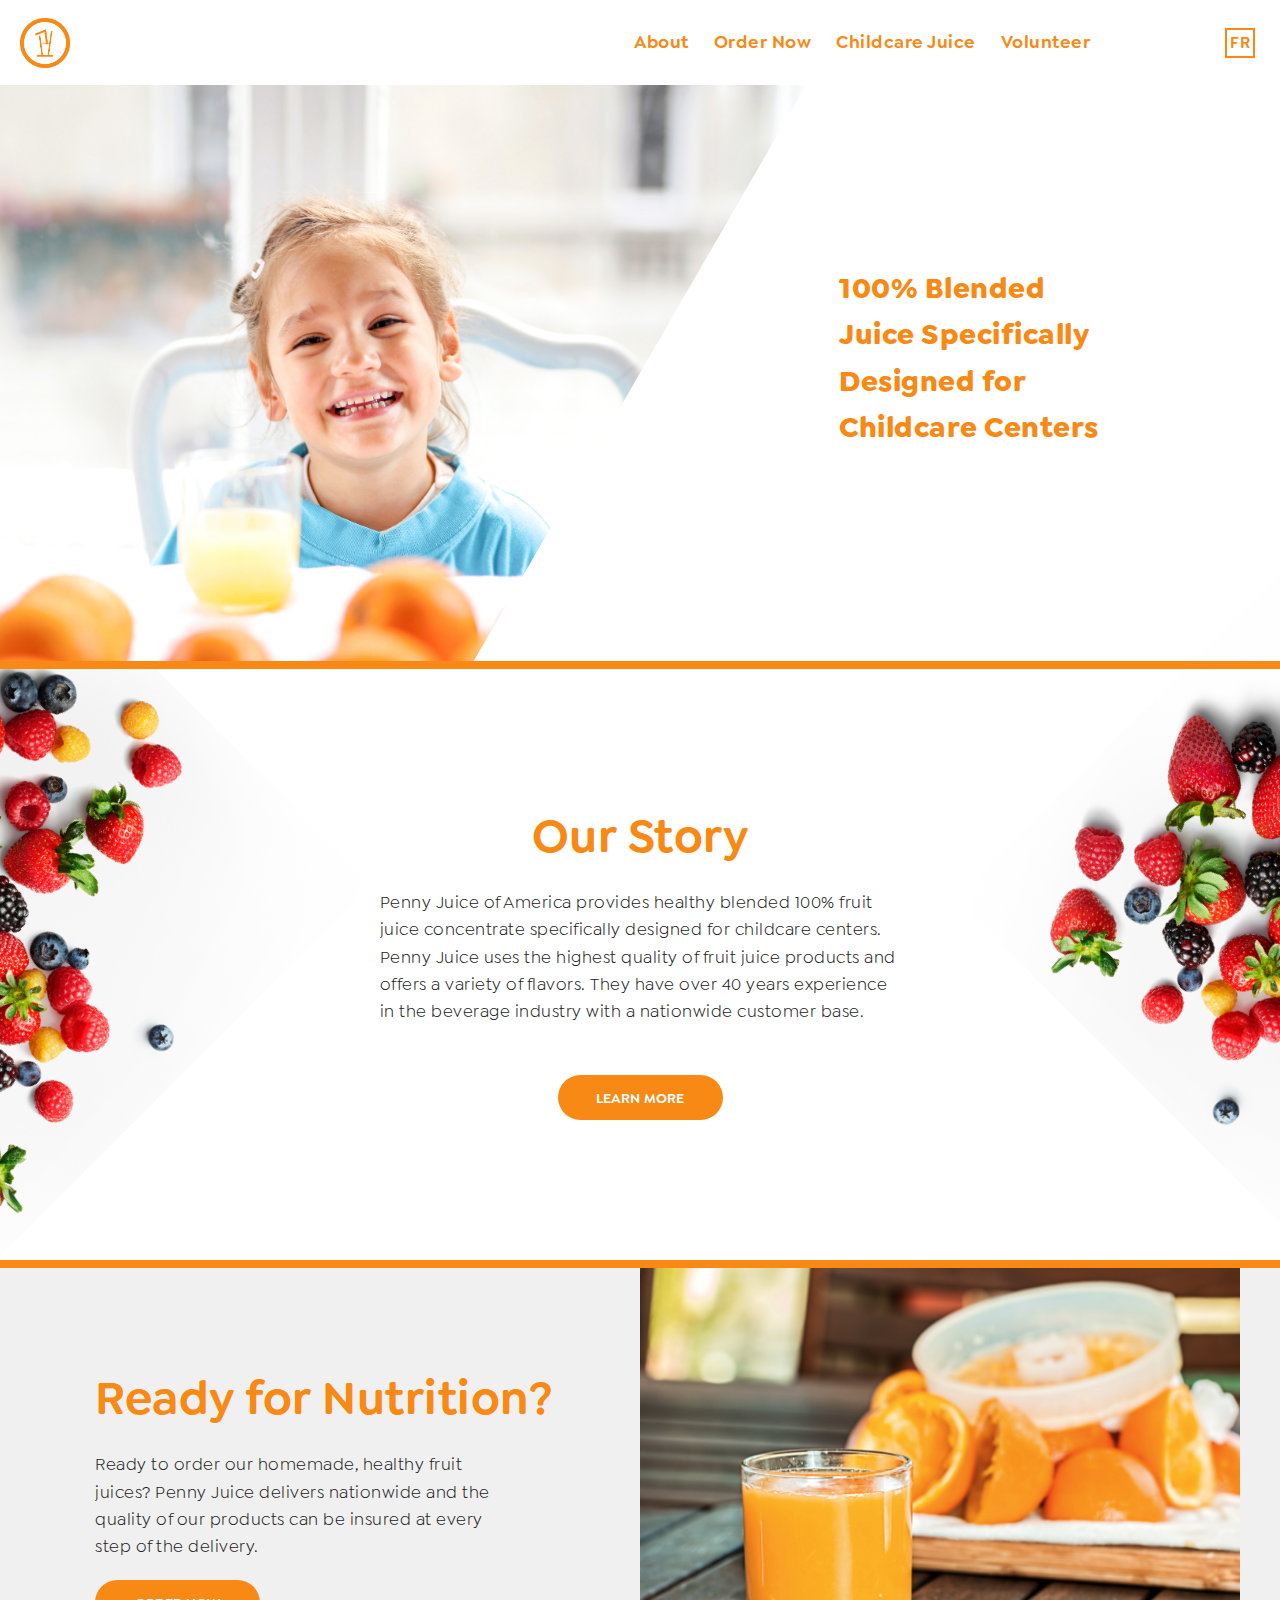
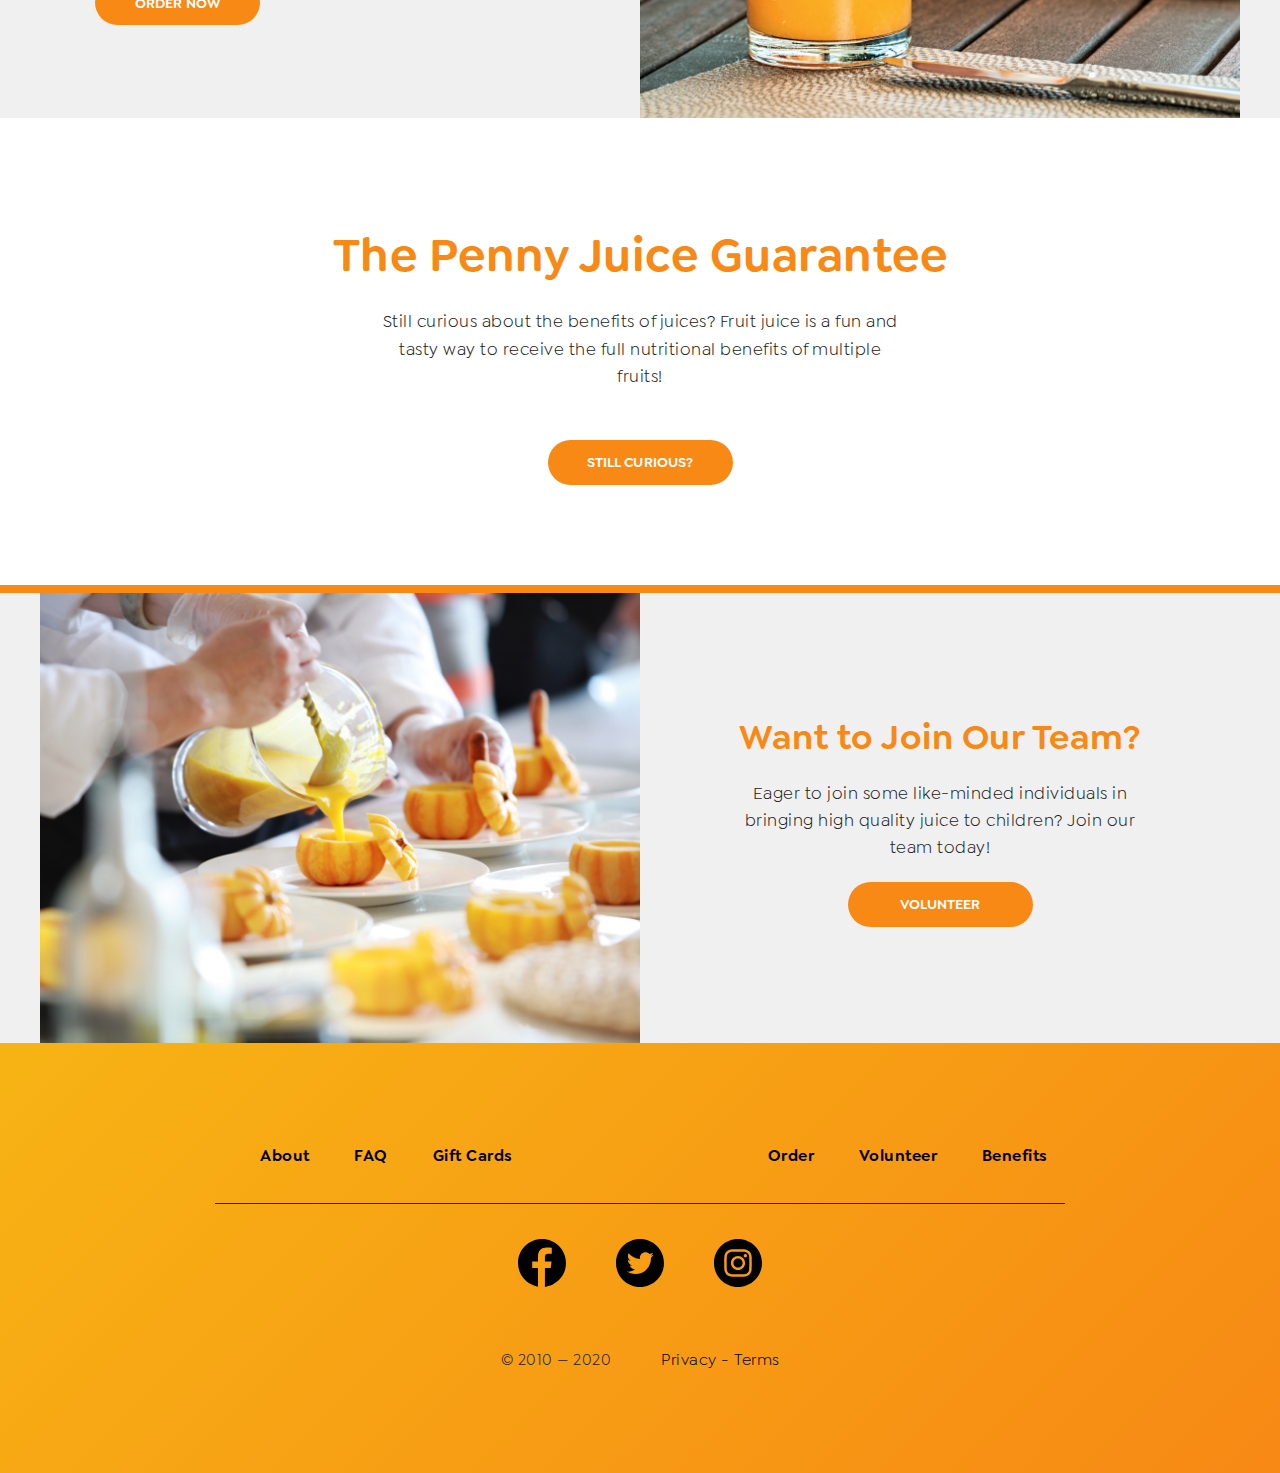
<file: index.html>
<!DOCTYPE html>
<html lang="en-CA">
	<head>
		<meta charset="utf-8">
	    <meta name="viewport" content="width=device-width, initial-scale=1, shrink-to-fit=no, viewport-fit=cover">
	    <meta name="Description" content="Order Penny juice from the official website. ">
		<title>Penny Juice</title>
		<link rel="stylesheet" href="styles/reset.css">
		<link rel="stylesheet" href="styles/main.css">
		<link rel="stylesheet" href="styles/childcare.css">
	</head>
	<body>
		<div class="theme-wrapper">
			<header>
				<div class="gn is-flex">
					<div class="left-col">
						<div class="logo">
							<a href="index.html"><img src="images/pennyjuicelogoorange.png"></a>
						</div>
					</div>
					<ul class="mid-col">
						<li><a href="about.html">About</a></li>
						<li><a href="order-now.html">Order Now</a></li>
						<li><a href="childcare-juice.html">Childcare Juice</a></li>
						<li><a href="volunteer.html">Volunteer</a></li>
					</ul>
					<div class="right-col">
						<div class="switch-lang">FR</div>
					</div>
				</div>
			</header>
			<main>
				<section class="home-bnr bg-center">
					<div class="container">
						<div class="bnr-deco">
							<h1>100% Blended Juice Specifically Designed for<br> Childcare Centers</h1>
						</div>
					</div>
				</section>
				<section class="our-story">
					<div class="our-story-bg1">
						<img src="images/home-bg.png">
					</div>
					<div class="our-story-bg2">
						<img src="images/home-bg.png">
					</div>
					<div class="container">
						<h2>Our Story</h2>
						<p>Penny Juice of America provides healthy blended 100% fruit juice concentrate specifically designed for childcare centers. Penny Juice uses the highest quality of fruit juice products and offers a variety of flavors. They have over 40 years experience in the beverage industry with a nationwide customer base. </p>
						<button href="#" class="cta-btn">Learn More</button>
					</div>
				</section>
				<section class="nutrition">
					<div class="container">
						<div class="is-flex">
							<div class="left-col">
								<h2>Ready for Nutrition?</h2>
								<p>Ready to order our homemade, healthy fruit juices? Penny Juice delivers nationwide and the quality of our products can be insured at every step of the delivery.</p>
								<button href="#" class="cta-btn">Order Now</button>
							</div>
							<div class="right-col bg-center"></div>
						</div>
					</div>				
				</section>
				<section class="guarantee">
					<div class="container">
						<h2>The Penny Juice Guarantee </h2>
						<p>Still curious about the benefits of juices? Fruit juice is a fun and tasty way to receive the full nutritional benefits of multiple fruits!</p>
						<button href="#" class="cta-btn">Still Curious?</button>
					</div>				
				</section>
				<section class="want-to-join">
					<div class="container">
						<div class="is-flex">
							<div class="left-col bg-center"></div>
							<div class="right-col">
								<h2>Want to Join Our Team?</h2>
								<p>Eager to join some like-minded individuals in bringing high quality juice to children? Join our team today!</p>
								<button href="#" class="cta-btn">Volunteer</button>
							</div>
						</div>
					</div>				
				</section>
			</main>
			<footer class="footer">
				<div class="container">
					<div class="first-row is-flex">
						<ul class="left-list">
							<li><a href="#">About</a></li>
							<li><a href="#">FAQ</a></li>
							<li><a href="#">Gift Cards</a></li>
						</ul>
						<div class="mid-space"></div>
						<ul class="right-list">
							<li><a href="#">Order</a></li>
							<li><a href="#">Volunteer</a></li>
							<li><a href="#">Benefits</a></li>
						</ul>
					</div>
					<div class="mid-row is-flex">
						<ul>
							<li>
								<img class="social-icon" src="images/facebook.svg">
							</li>
							<li>
								<img class="social-icon" src="images/twitter.svg">
							</li>
							<li>
								<img class="social-icon" src="images/instagram.svg">
							</li>
						</ul>
					</div>
					<div class="last-row is-flex">
						<p>&copy; 2010 — 2020</p>
						<a href="#">Privacy - Terms</a>
					</div>
				</div>
			</footer>
		</div>
	</body>
</html>

<!-- #F78914 -->
</file>
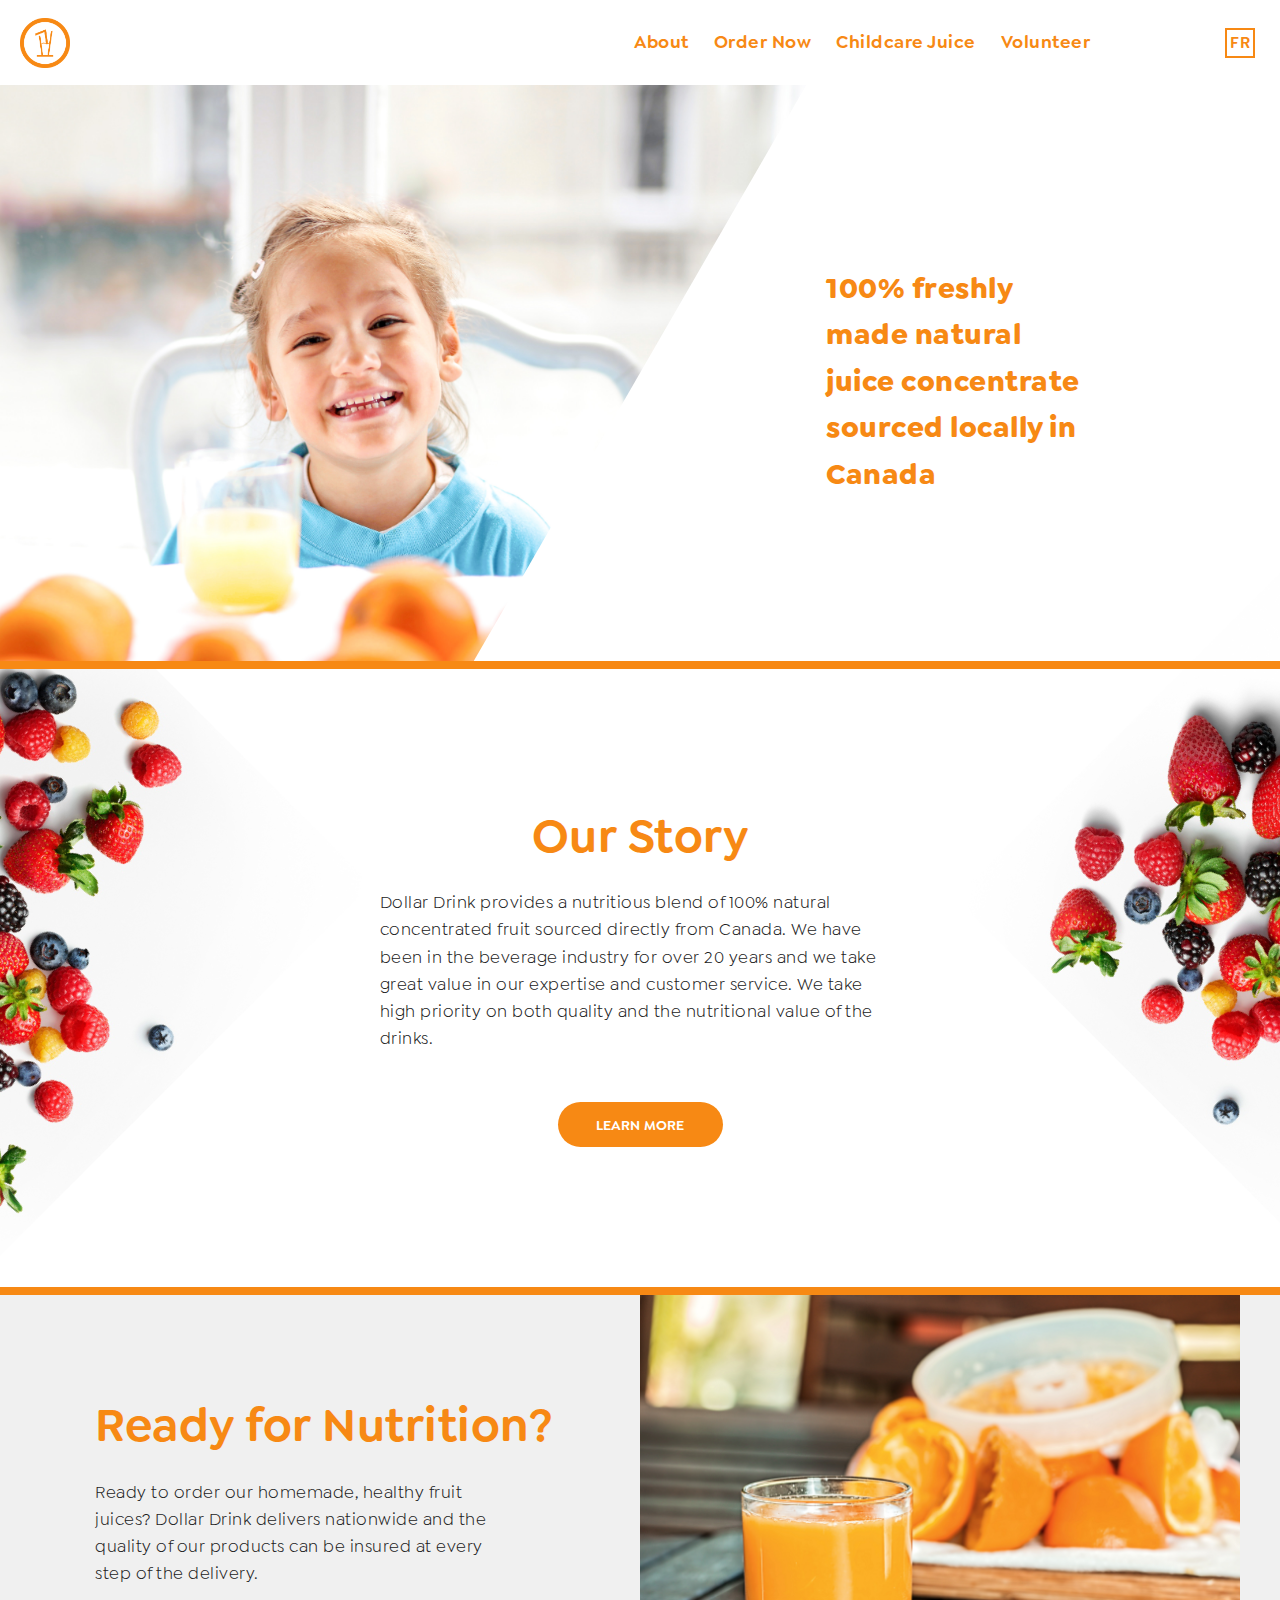
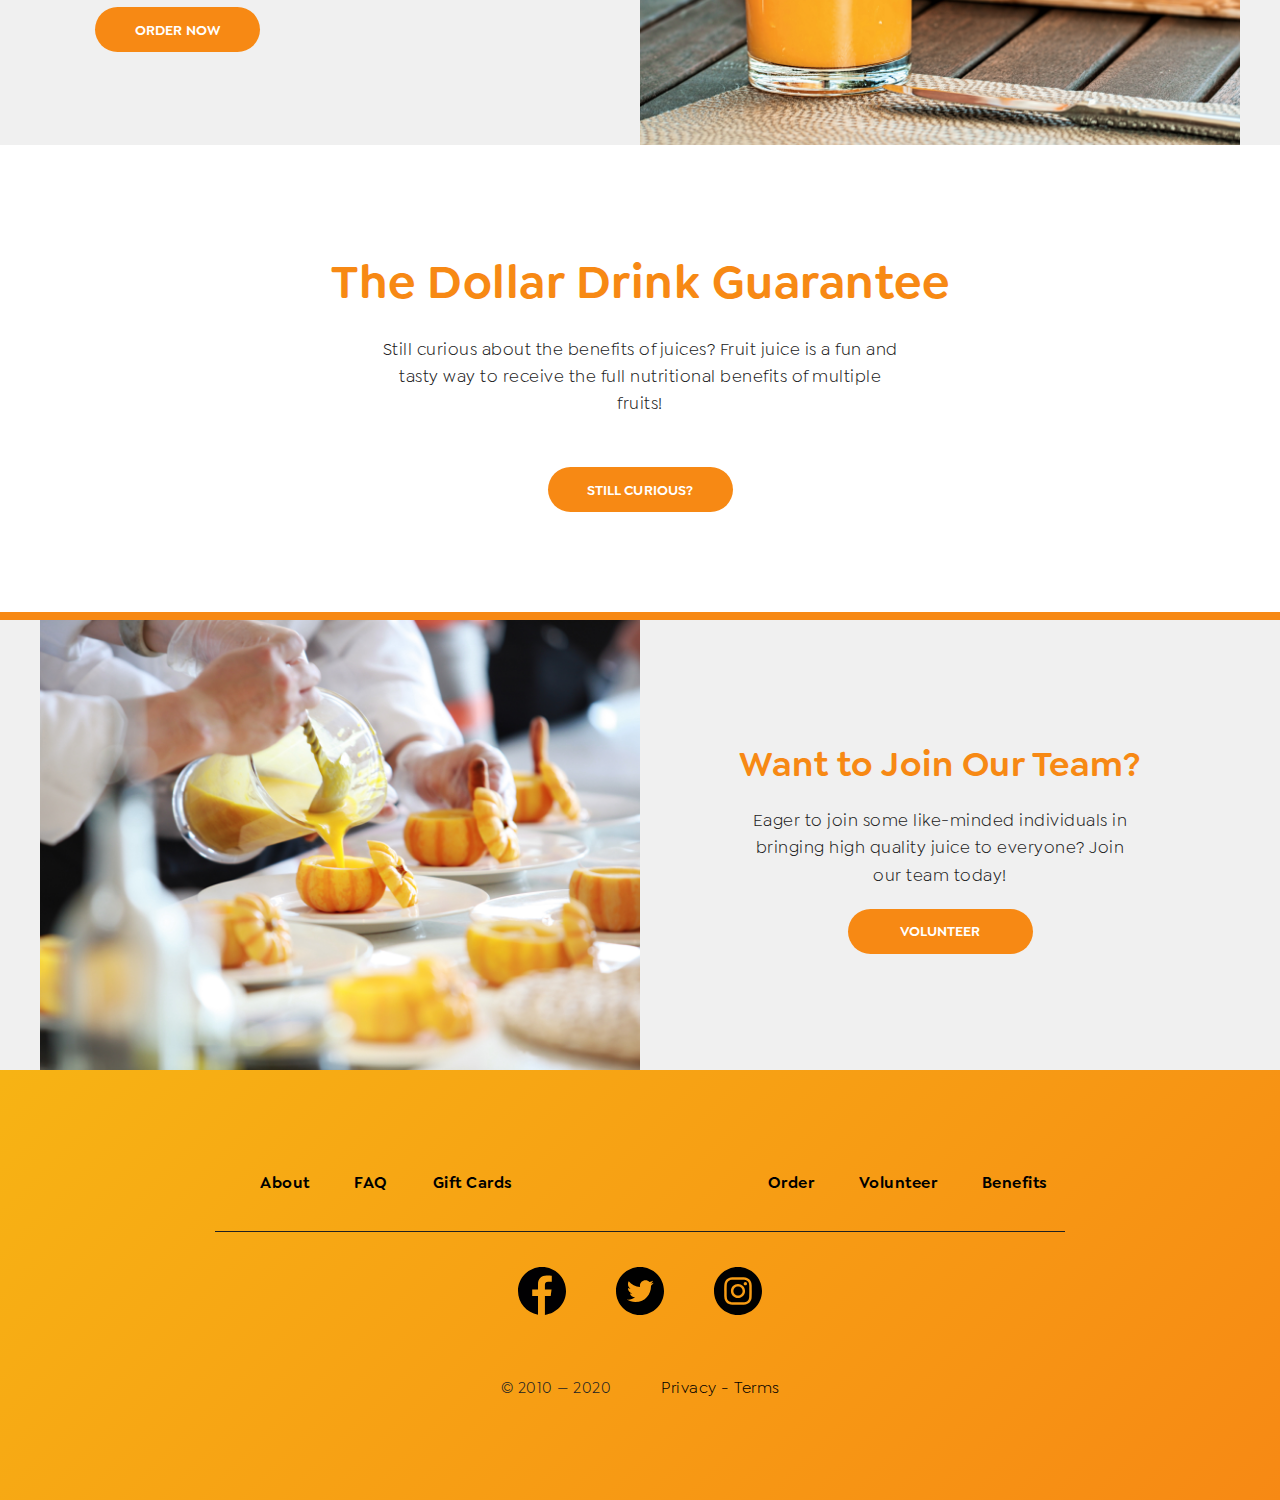
<file: pennyjuiceredesign/index.html>
<!DOCTYPE html>
<html lang="en-CA">
	<head>
		<meta charset="utf-8">
	    <meta name="viewport" content="width=device-width, initial-scale=1, shrink-to-fit=no, viewport-fit=cover">
	    <meta name="Description" content="Order Dollar drink from the official website. ">
		<title>Penny Juice</title>
		<link rel="stylesheet" href="styles/reset.css">
		<link rel="stylesheet" href="styles/main.css">
		<link rel="stylesheet" href="styles/childcare.css">
	</head>
	<body>
		<div class="theme-wrapper">
			<header>
				<div class="gn is-flex">
					<div class="left-col">
						<div class="logo">
							<a href="index.html"><img src="images/pennyjuicelogoorange.png"></a>
						</div>
					</div>
					<ul class="mid-col">
						<li><a href="about.html">About</a></li>
						<li><a href="order-now.html">Order Now</a></li>
						<li><a href="childcare-juice.html">Childcare Juice</a></li>
						<li><a href="volunteer.html">Volunteer</a></li>
					</ul>
					<div class="right-col">
						<div class="switch-lang">FR</div>
					</div>
				</div>
			</header>
			<main>
				<section class="home-bnr bg-center">
					<div class="container">
						<div class="bnr-deco">
							<h1>100% freshly made natural juice concentrate sourced locally in<br>Canada</h1>
						</div>
					</div>
				</section>
				<section class="our-story">
					<div class="our-story-bg1">
						<img src="images/home-bg.png">
					</div>
					<div class="our-story-bg2">
						<img src="images/home-bg.png">
					</div>
					<div class="container">
						<h2>Our Story</h2>
						<p>Dollar Drink provides a nutritious blend of 100% natural concentrated fruit sourced directly from Canada. We have been in the beverage industry for over 20 years and we take great value in our expertise and customer service. We take high priority on both quality and the nutritional value of the drinks. </p>
						<button href="about.html" class="cta-btn">Learn More</button>
					</div>
				</section>
				<section class="nutrition">
					<div class="container">
						<div class="is-flex">
							<div class="left-col">
								<h2>Ready for Nutrition?</h2>
								<p>Ready to order our homemade, healthy fruit juices? Dollar Drink delivers nationwide and the quality of our products can be insured at every step of the delivery. </p>
								<button href="order-now.html" class="cta-btn">Order Now</button>
							</div>
							<div class="right-col bg-center"></div>
						</div>
					</div>				
				</section>
				<section class="guarantee">
					<div class="container">
						<h2>The Dollar Drink Guarantee </h2>
						<p>Still curious about the benefits of juices? Fruit juice is a fun and tasty way to receive the full nutritional benefits of multiple fruits!  </p>
						<button href="childcare-juice.html" class="cta-btn">Still Curious?</button>
					</div>				
				</section>
				<section class="want-to-join">
					<div class="container">
						<div class="is-flex">
							<div class="left-col bg-center"></div>
							<div class="right-col">
								<h2>Want to Join Our Team?</h2>
								<p>Eager to join some like-minded individuals in bringing high quality juice to everyone? Join our team today!</p>
								<button href="volunteer.html" class="cta-btn">Volunteer</button>
							</div>
						</div>
					</div>				
				</section>
			</main>
			<footer class="footer">
				<div class="container">
					<div class="first-row is-flex">
						<ul class="left-list">
							<li><a href="#">About</a></li>
							<li><a href="#">FAQ</a></li>
							<li><a href="#">Gift Cards</a></li>
						</ul>
						<div class="mid-space"></div>
						<ul class="right-list">
							<li><a href="#">Order</a></li>
							<li><a href="#">Volunteer</a></li>
							<li><a href="#">Benefits</a></li>
						</ul>
					</div>
					<div class="mid-row is-flex">
						<ul>
							<li>
								<img class="social-icon" src="images/facebook.svg">
							</li>
							<li>
								<img class="social-icon" src="images/twitter.svg">
							</li>
							<li>
								<img class="social-icon" src="images/instagram.svg">
							</li>
						</ul>
					</div>
					<div class="last-row is-flex">
						<p>&copy; 2010 — 2020</p>
						<a href="#">Privacy - Terms</a>
					</div>
				</div>
			</footer>
		</div>
	</body>
</html>

<!-- #F78914 -->
</file>
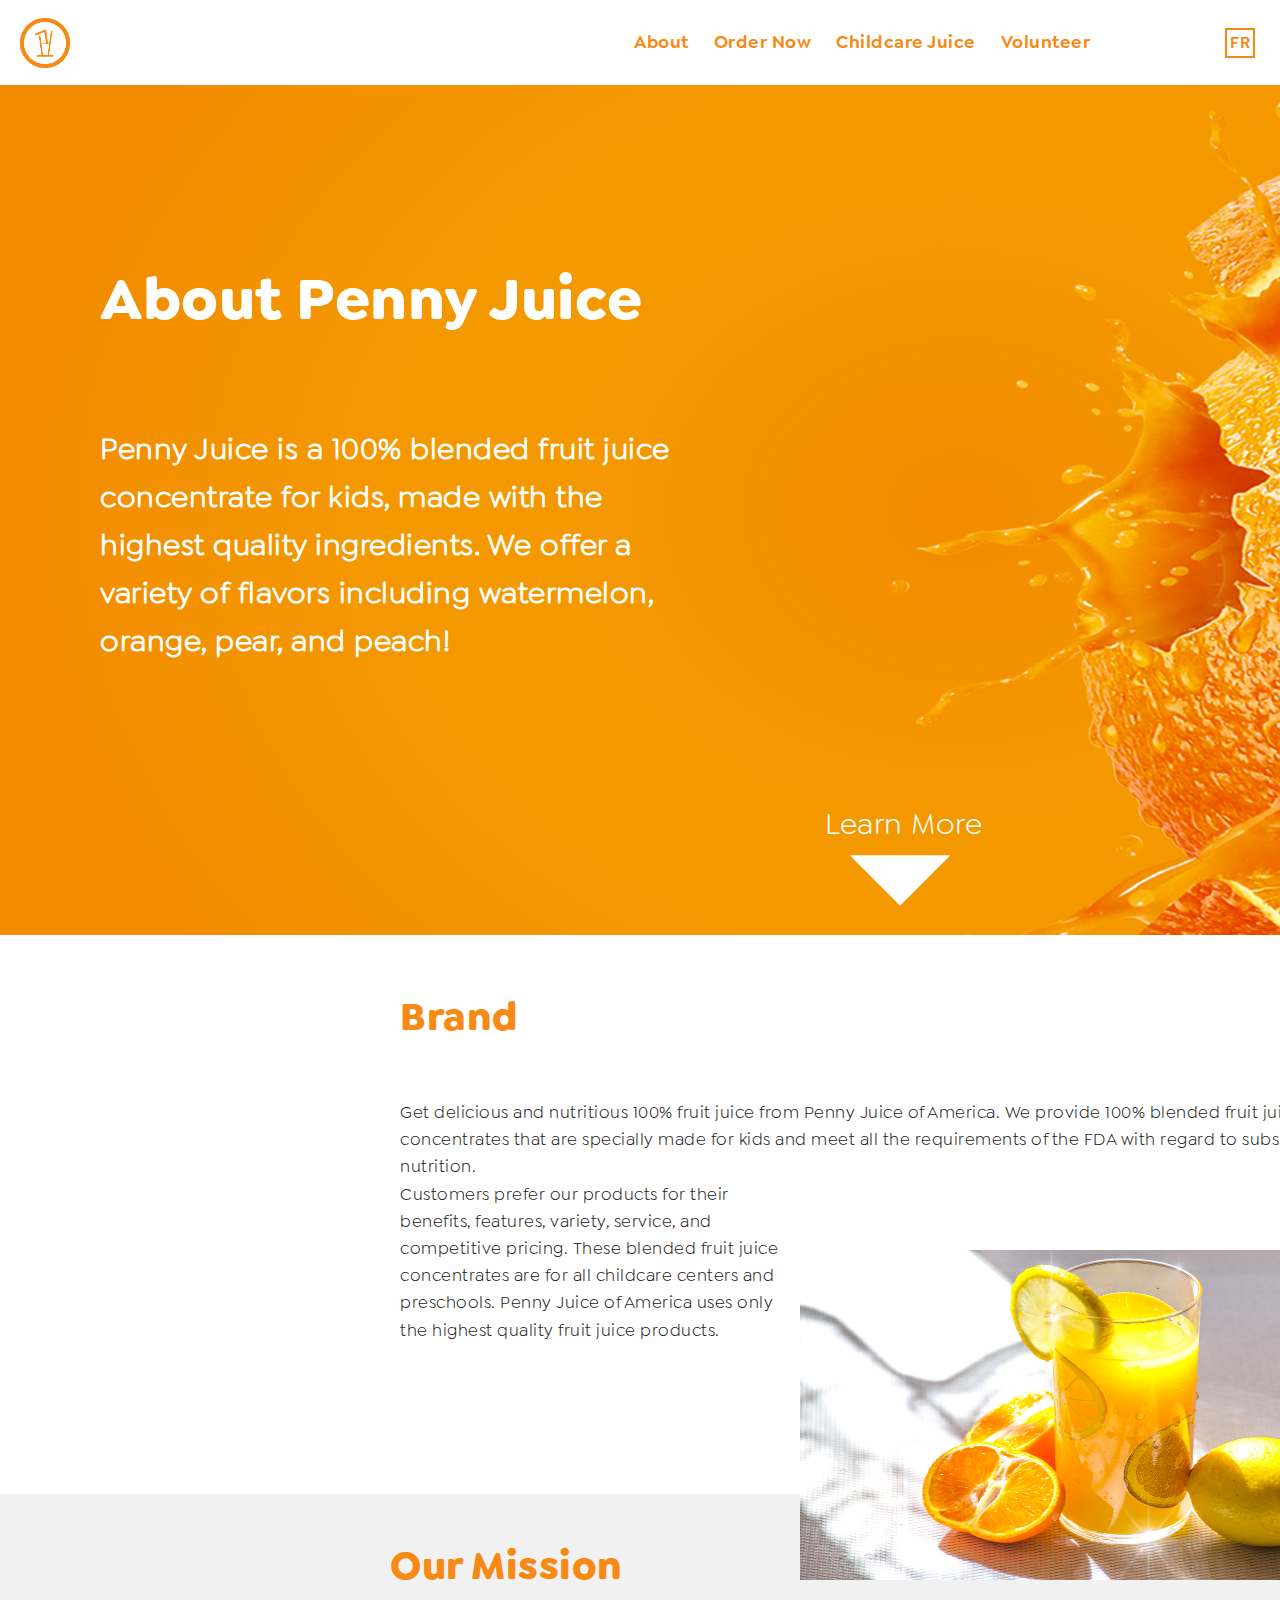
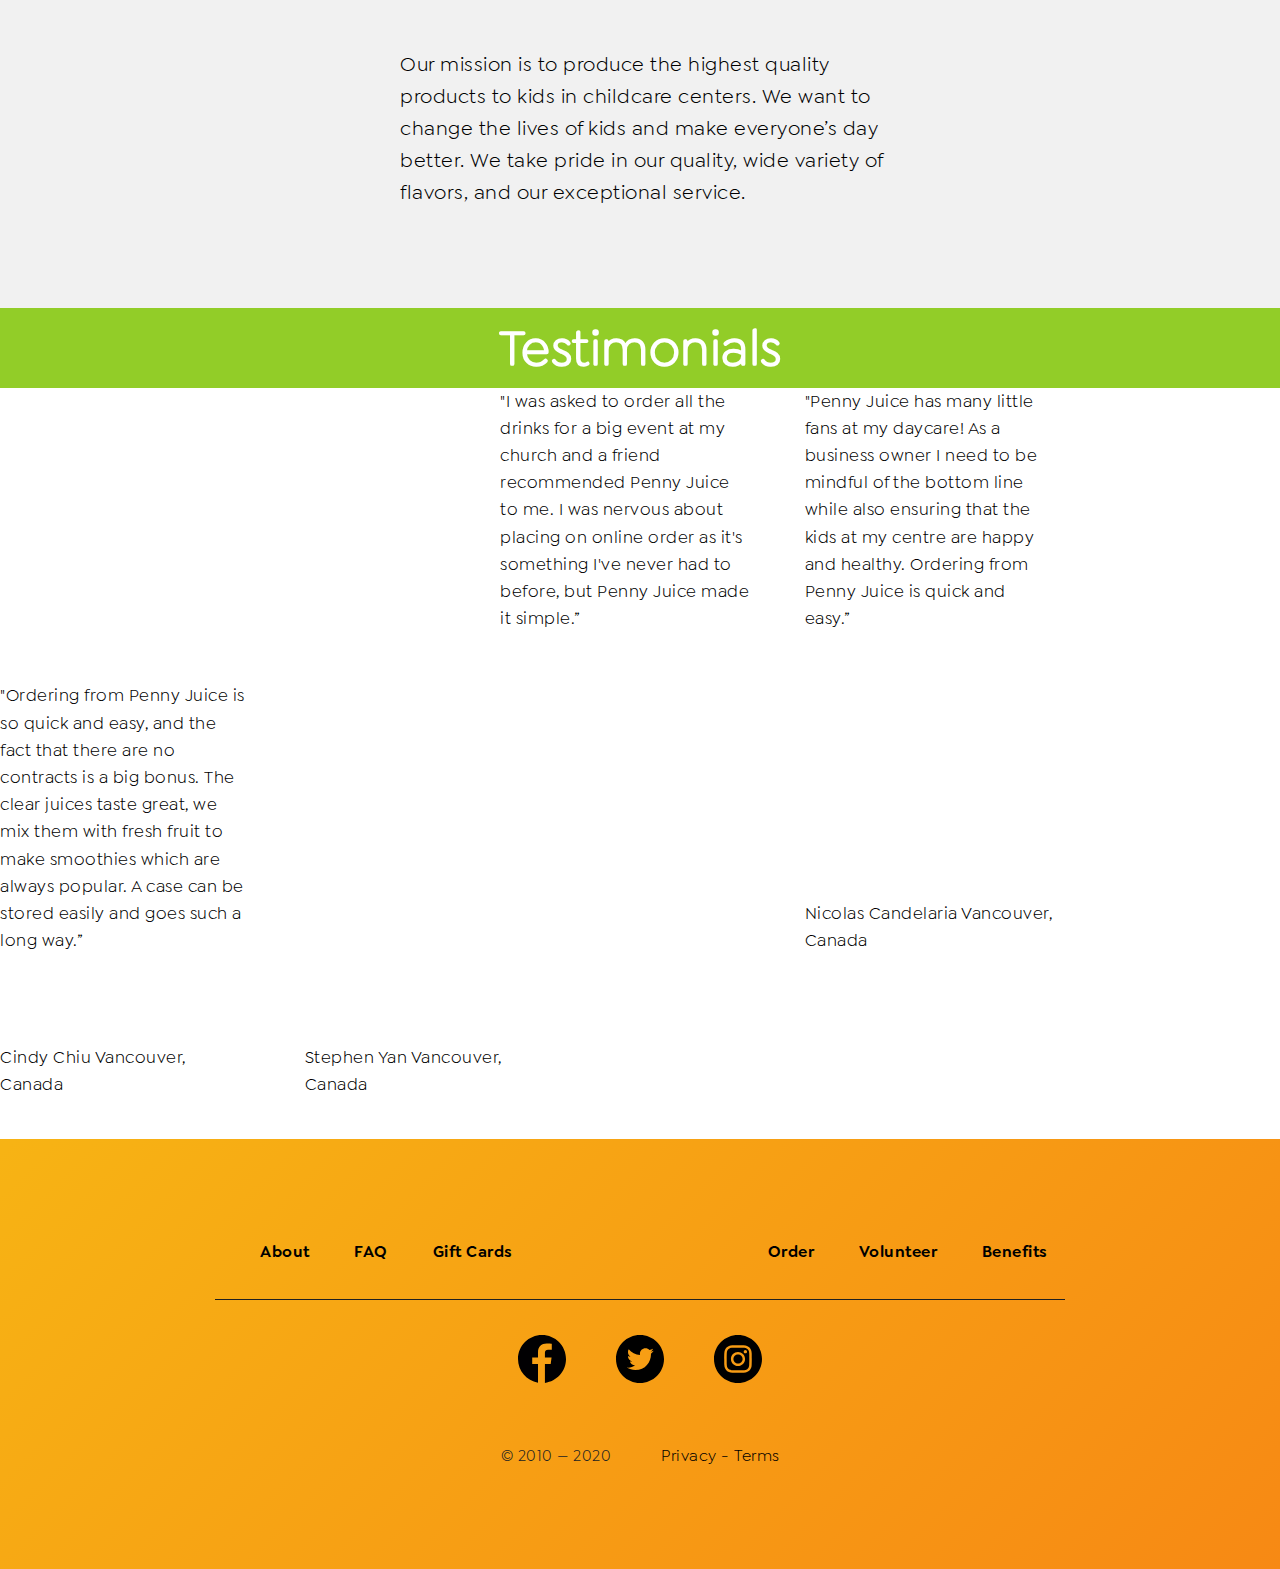
<file: about.html>
<!DOCTYPE html>
<html lang="en-CA">
	<head>
		<meta charset="utf-8">
	    <meta name="viewport" content="width=device-width, initial-scale=1, shrink-to-fit=no, viewport-fit=cover">
	    <meta name="Description" content="Order Penny juice from the official website. ">
		<title>Penny Juice</title>
		<link rel="stylesheet" href="styles/reset.css">
		<link rel="stylesheet" href="styles/main.css">
        <link rel="stylesheet" href="styles/about.css">
	</head>
	<body>
		<div class="theme-wrapper">
			<header>
		        <div class="gn is-flex">
		            <div class="left-col">
						<div class="logo">
							<a href="index.html"><img src="images/pennyjuicelogoorange.png"></a>
						</div>
					</div>
		            <ul class="mid-col">
		                <li><a href="about.html">About</a></li>
		                <li><a href="order-now.html">Order Now</a></li>
		                <li><a href="childcare-juice.html">Childcare Juice</a></li>
		                <li><a href="volunteer.html">Volunteer</a></li>
		            </ul>
		            <div class="right-col">
		                <div class="switch-lang">FR</div>
		            </div>
		        </div>
		    </header>
		    <main>
	        	<img src="images/orangebg2.png" alt="orange background" class="orange-bnr">
		        <h1 class="about">About Penny Juice</h1>
		        <h2 class="explain">Penny Juice is a 100% blended fruit juice concentrate for kids, made with the highest quality ingredients. We offer a variety of flavors including watermelon, orange, pear, and peach!</h2>

		        <a href="#brand" class="learn">Learn More</a>
		        <a href="#brand"><img src="images/down-arrow.png" alt="down arrow" class="arrow"></a>

		        <h1 id="brand">Brand</h1>
		        <p class="opening">Get delicious and nutritious 100% fruit juice from Penny Juice of America. We provide 100% blended fruit juice concentrates that are specially made for kids and meet all the requirements of the FDA with regard to subsidy and nutrition.</p>
		        <p class="wrap">Customers prefer our products for their benefits, features, variety, service, and competitive pricing. These blended fruit juice concentrates are for all childcare centers and preschools. Penny Juice of America uses only the highest quality fruit juice products.</p>
		        <img src="images/about-img2.jpg" alt="orange glass" class="wrapped-img">

		        <div class="off">
		            <h1 class="mission">Our Mission</h1>
		            <p class="description">Our mission is to produce the highest quality products to kids in childcare centers. We want to change the lives of kids and make everyone’s day better. We take pride in our quality, wide variety of flavors, and our exceptional service. </p>
		        </div>

		        <h1 class="testimonials">Testimonials</h1>
		        <p class="leftone">"I was asked to order all the drinks for a big event at my church and a friend recommended Penny Juice to me. I was nervous about placing on online order as it's something I've never had to before, but Penny Juice made it simple.”</p>
		        <p class="quote">"Penny Juice has many little fans at my daycare! As a business owner I need to be mindful of the bottom line while also ensuring that the kids at my centre are happy and healthy. Ordering from Penny Juice is quick and easy.”</p>
		        <p class="rightone">"Ordering from Penny Juice is so quick and easy, and the fact that there are no contracts is a big bonus. The clear juices taste great, we mix them with fresh fruit to make smoothies which are always popular. A case can be stored easily and goes such a long way.”</p>
		        <p class="leftone marginbot">Nicolas Candelaria Vancouver, Canada</p>
		        <p class="quote marginbot">Cindy Chiu Vancouver, Canada</p>
		        <p class="rightone marginbot">Stephen Yan Vancouver, Canada</p>
		    </main>
		    <footer class="footer">
				<div class="container">
					<div class="first-row is-flex">
						<ul class="left-list">
							<li><a href="#">About</a></li>
							<li><a href="#">FAQ</a></li>
							<li><a href="#">Gift Cards</a></li>
						</ul>
						<div class="mid-space"></div>
						<ul class="right-list">
							<li><a href="#">Order</a></li>
							<li><a href="#">Volunteer</a></li>
							<li><a href="#">Benefits</a></li>
						</ul>
					</div>
					<div class="mid-row is-flex">
						<ul>
							<li>
								<img class="social-icon" src="images/facebook.svg">
							</li>
							<li>
								<img class="social-icon" src="images/twitter.svg">
							</li>
							<li>
								<img class="social-icon" src="images/instagram.svg">
							</li>
						</ul>
					</div>
					<div class="last-row is-flex">
						<p>&copy; 2010 — 2020</p>
						<a href="#">Privacy - Terms</a>
					</div>
				</div>
			</footer>
		</div>
		<script src="https://cdnjs.cloudflare.com/ajax/libs/jquery/3.5.1/jquery.min.js"></script>
		<script src="scripts/main.js"></script>
	</body>
</html>
</file>
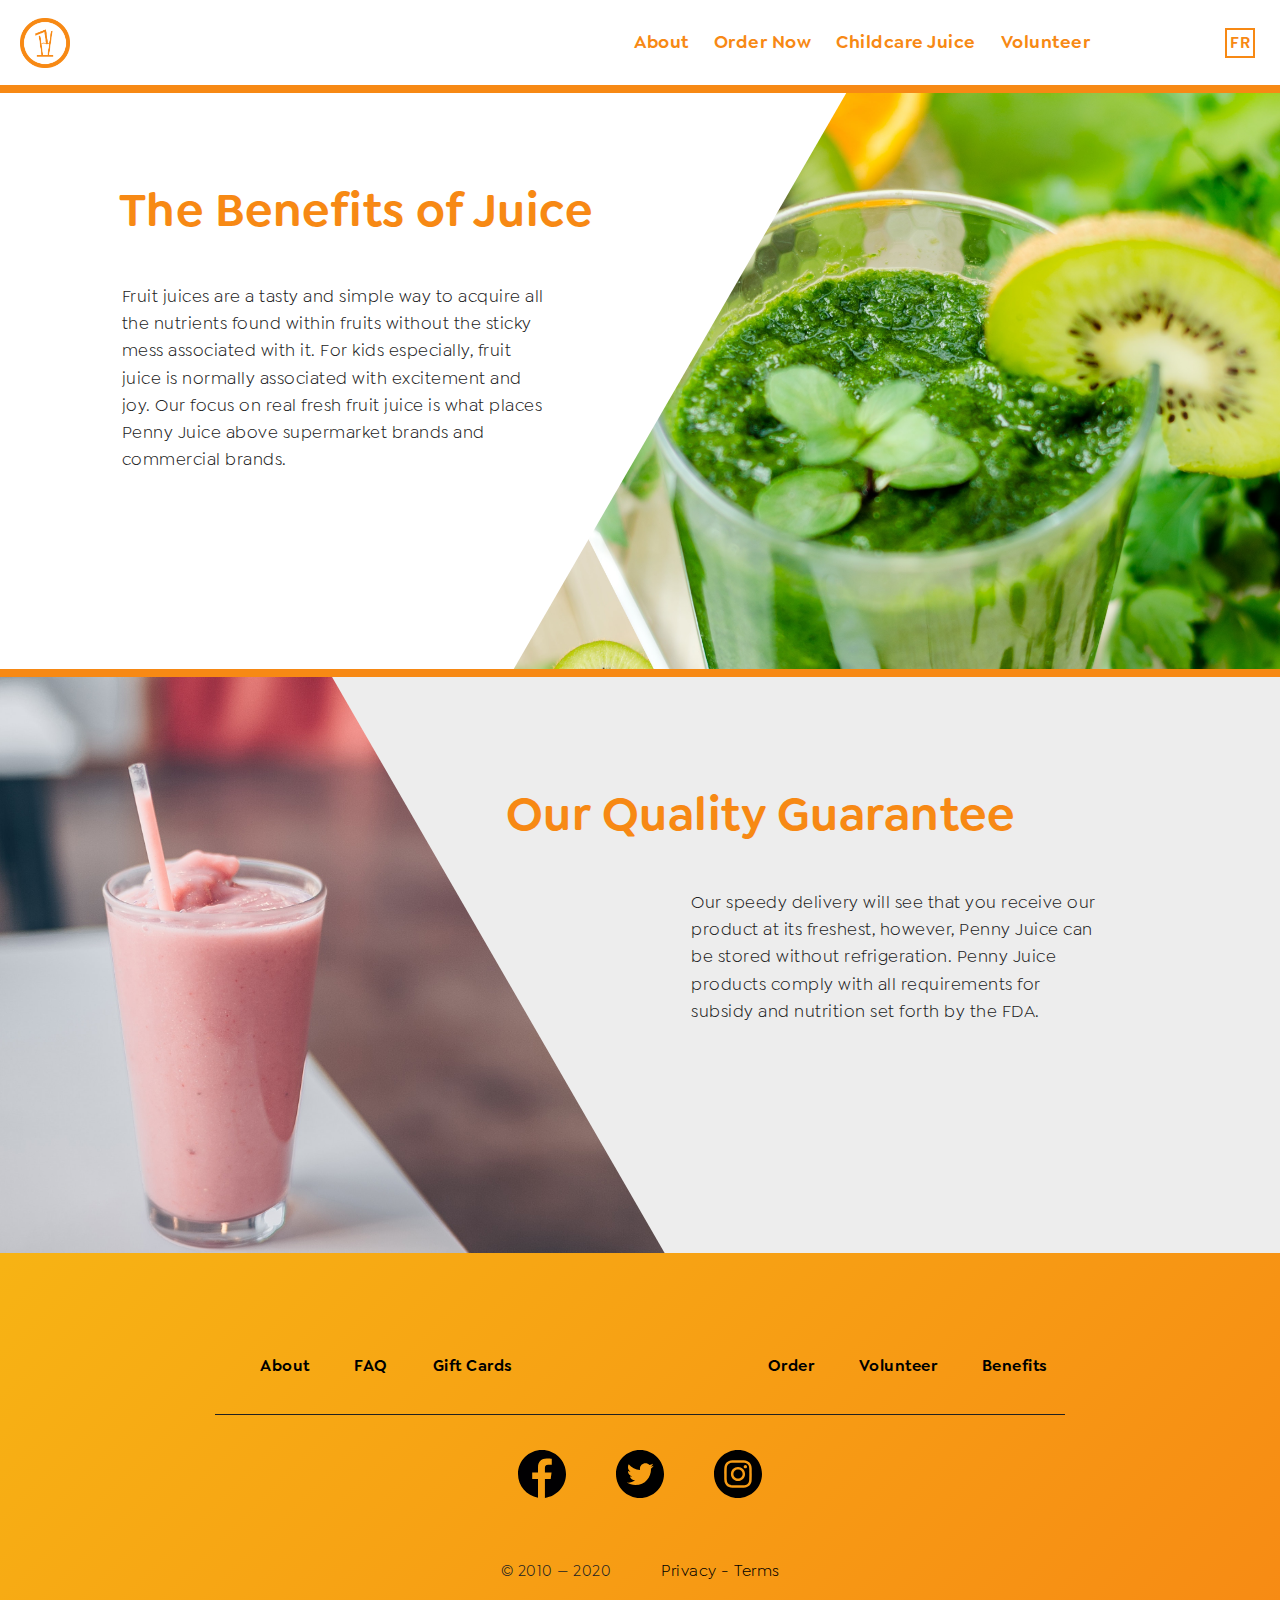
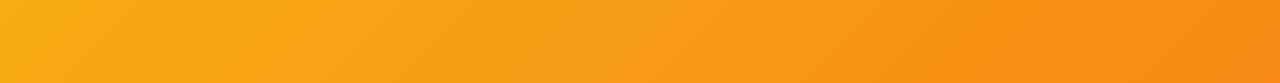
<file: childcare-juice.html>
<!DOCTYPE html>
<!DOCTYPE html>
<html lang="en-CA">
	<head>
		<meta charset="utf-8">
	    <meta name="viewport" content="width=device-width, initial-scale=1, shrink-to-fit=no, viewport-fit=cover">
	    <meta name="Description" content="Penny Juice provide chilcare juice as well! ">
		<title>Penny Juice - Childcare Juice</title>
		<link rel="stylesheet" href="styles/reset.css">
		<link rel="stylesheet" href="styles/main.css">
		<link rel="stylesheet" href="styles/childcare.css">
	</head>
	<body>
		<div class="theme-wrapper">
			<header>
				<div class="gn is-flex">
					<div class="left-col">
						<div class="logo">
							<a href="index.html"><img src="images/pennyjuicelogoorange.png"></a>
						</div>
					</div>
					<ul class="mid-col">
						<li><a href="about.html">About</a></li>
						<li><a href="order-now.html">Order Now</a></li>
						<li><a href="childcare-juice.html">Childcare Juice</a></li>
						<li><a href="volunteer.html">Volunteer</a></li>
					</ul>
					<div class="right-col">
						<div class="switch-lang">FR</div>
					</div>
				</div>
			</header>
			<main>
				<section class="benefit bg-center">
					<div class="container">
						<div class="benefit-deco">
							<h2>The Benefits of Juice</h2>
							<p>Fruit juices are a tasty and simple way to acquire all the nutrients found within fruits without the sticky mess associated with it. For kids especially, fruit juice is normally associated with excitement and joy. Our focus on real fresh fruit juice is what places Penny Juice above supermarket brands and commercial brands.</p>
						</div>
					</div>
				</section>
				<section class="quality bg-center">
					<div class="container">
						<div class="quality-deco">
							<h2>Our Quality Guarantee</h2>
							<p>Our speedy delivery will see that you receive our product at its freshest, however, Penny Juice can be stored without refrigeration. Penny Juice products comply with all requirements for subsidy and nutrition set forth by the FDA.</p>
						</div>
					</div>
				</section>
			</main>
			<footer class="footer">
				<div class="container">
					<div class="first-row is-flex">
						<ul class="left-list">
							<li><a href="#">About</a></li>
							<li><a href="#">FAQ</a></li>
							<li><a href="#">Gift Cards</a></li>
						</ul>
						<div class="mid-space"></div>
						<ul class="right-list">
							<li><a href="#">Order</a></li>
							<li><a href="#">Volunteer</a></li>
							<li><a href="#">Benefits</a></li>
						</ul>
					</div>
					<div class="mid-row is-flex">
						<ul>
							<li>
								<img class="social-icon" src="images/facebook.svg">
							</li>
							<li>
								<img class="social-icon" src="images/twitter.svg">
							</li>
							<li>
								<img class="social-icon" src="images/instagram.svg">
							</li>
						</ul>
					</div>
					<div class="last-row is-flex">
						<p>&copy; 2010 — 2020</p>
						<a href="#">Privacy - Terms</a>
					</div>
				</div>
			</footer>
		</div>
	</body>
</html>
</file>
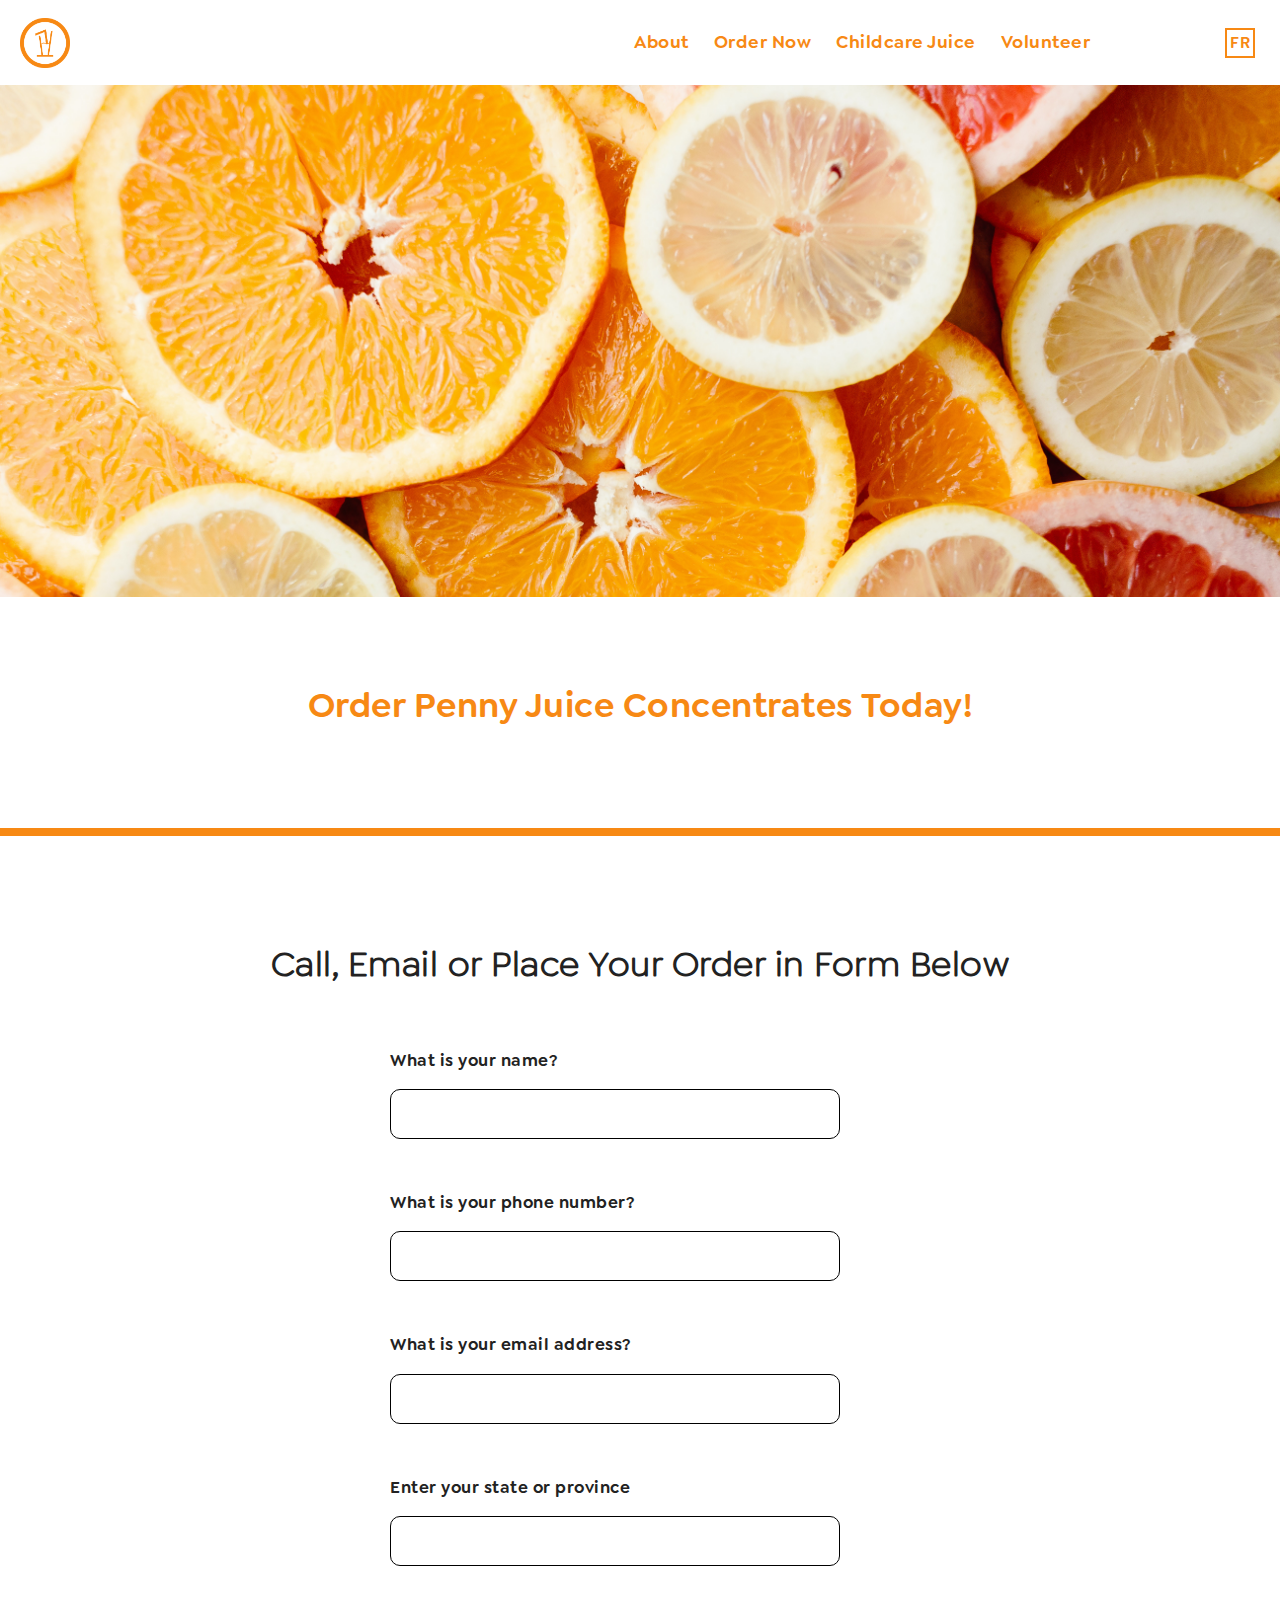
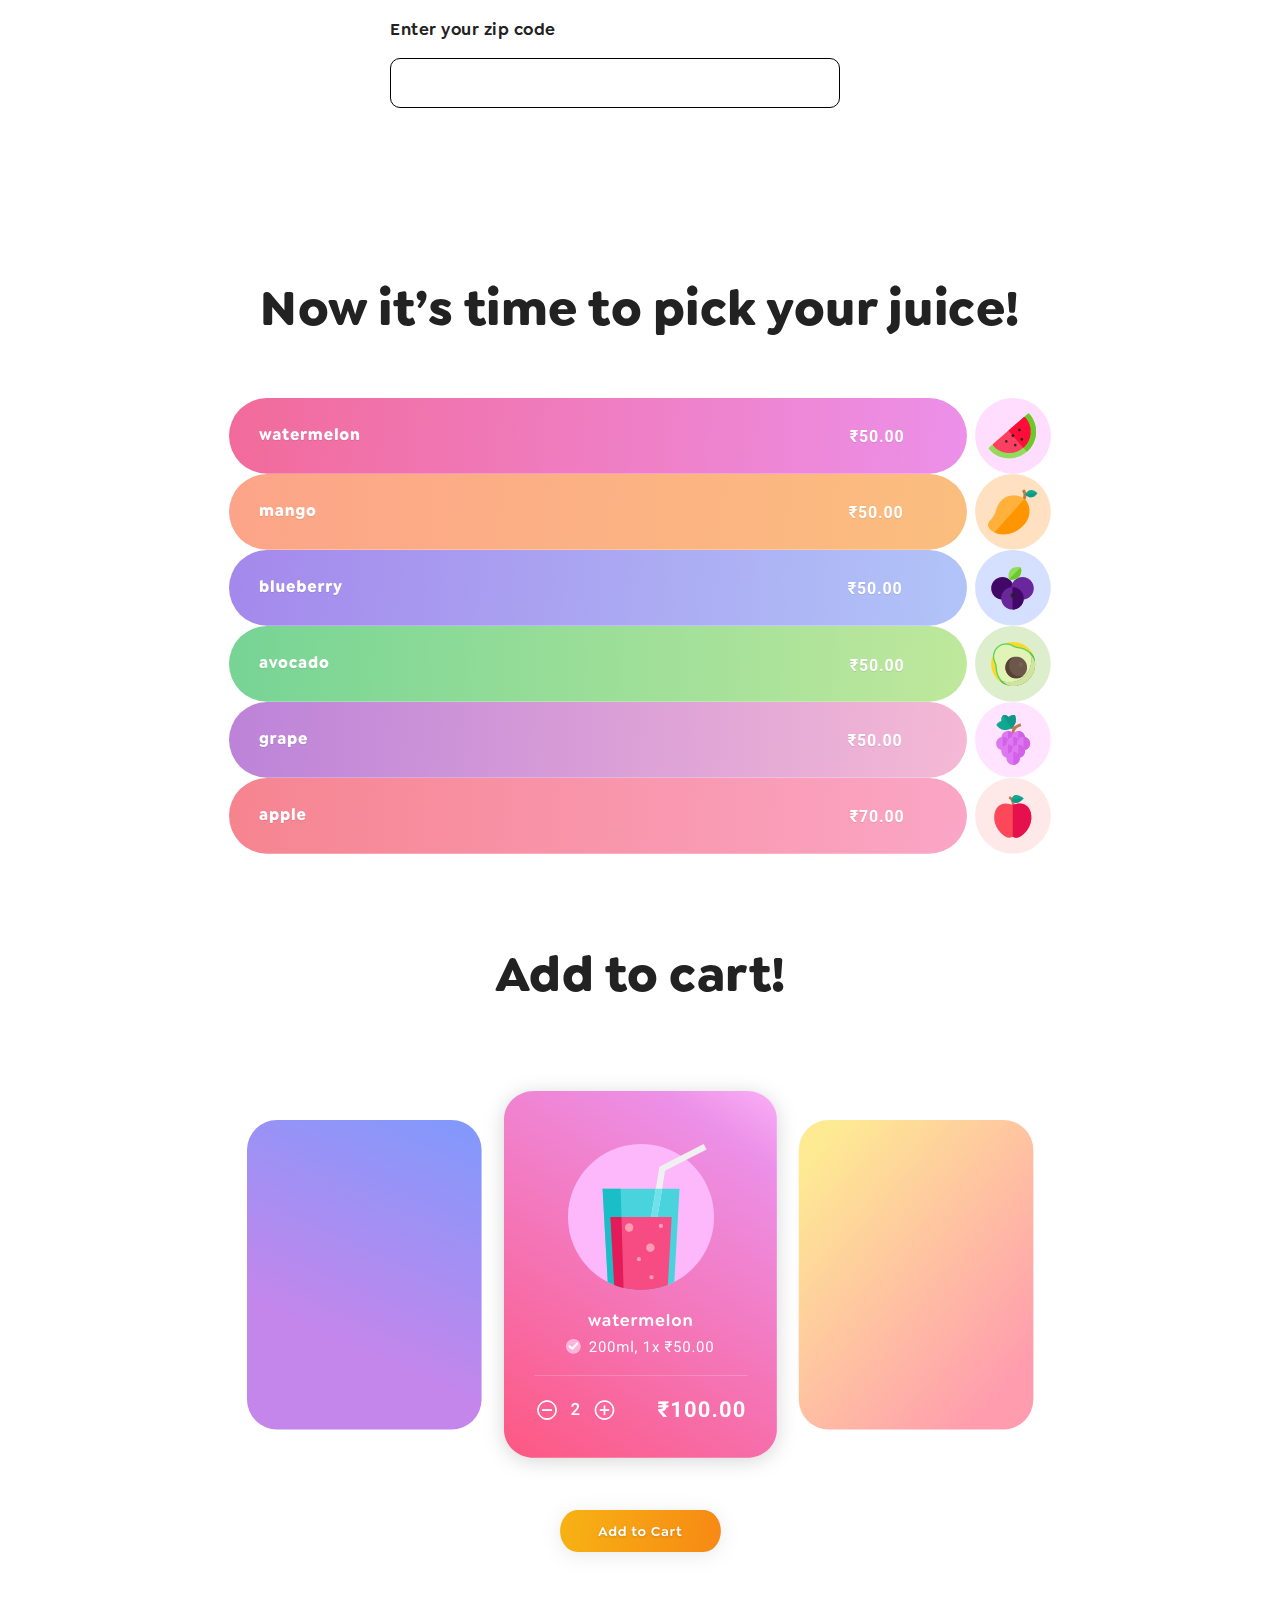
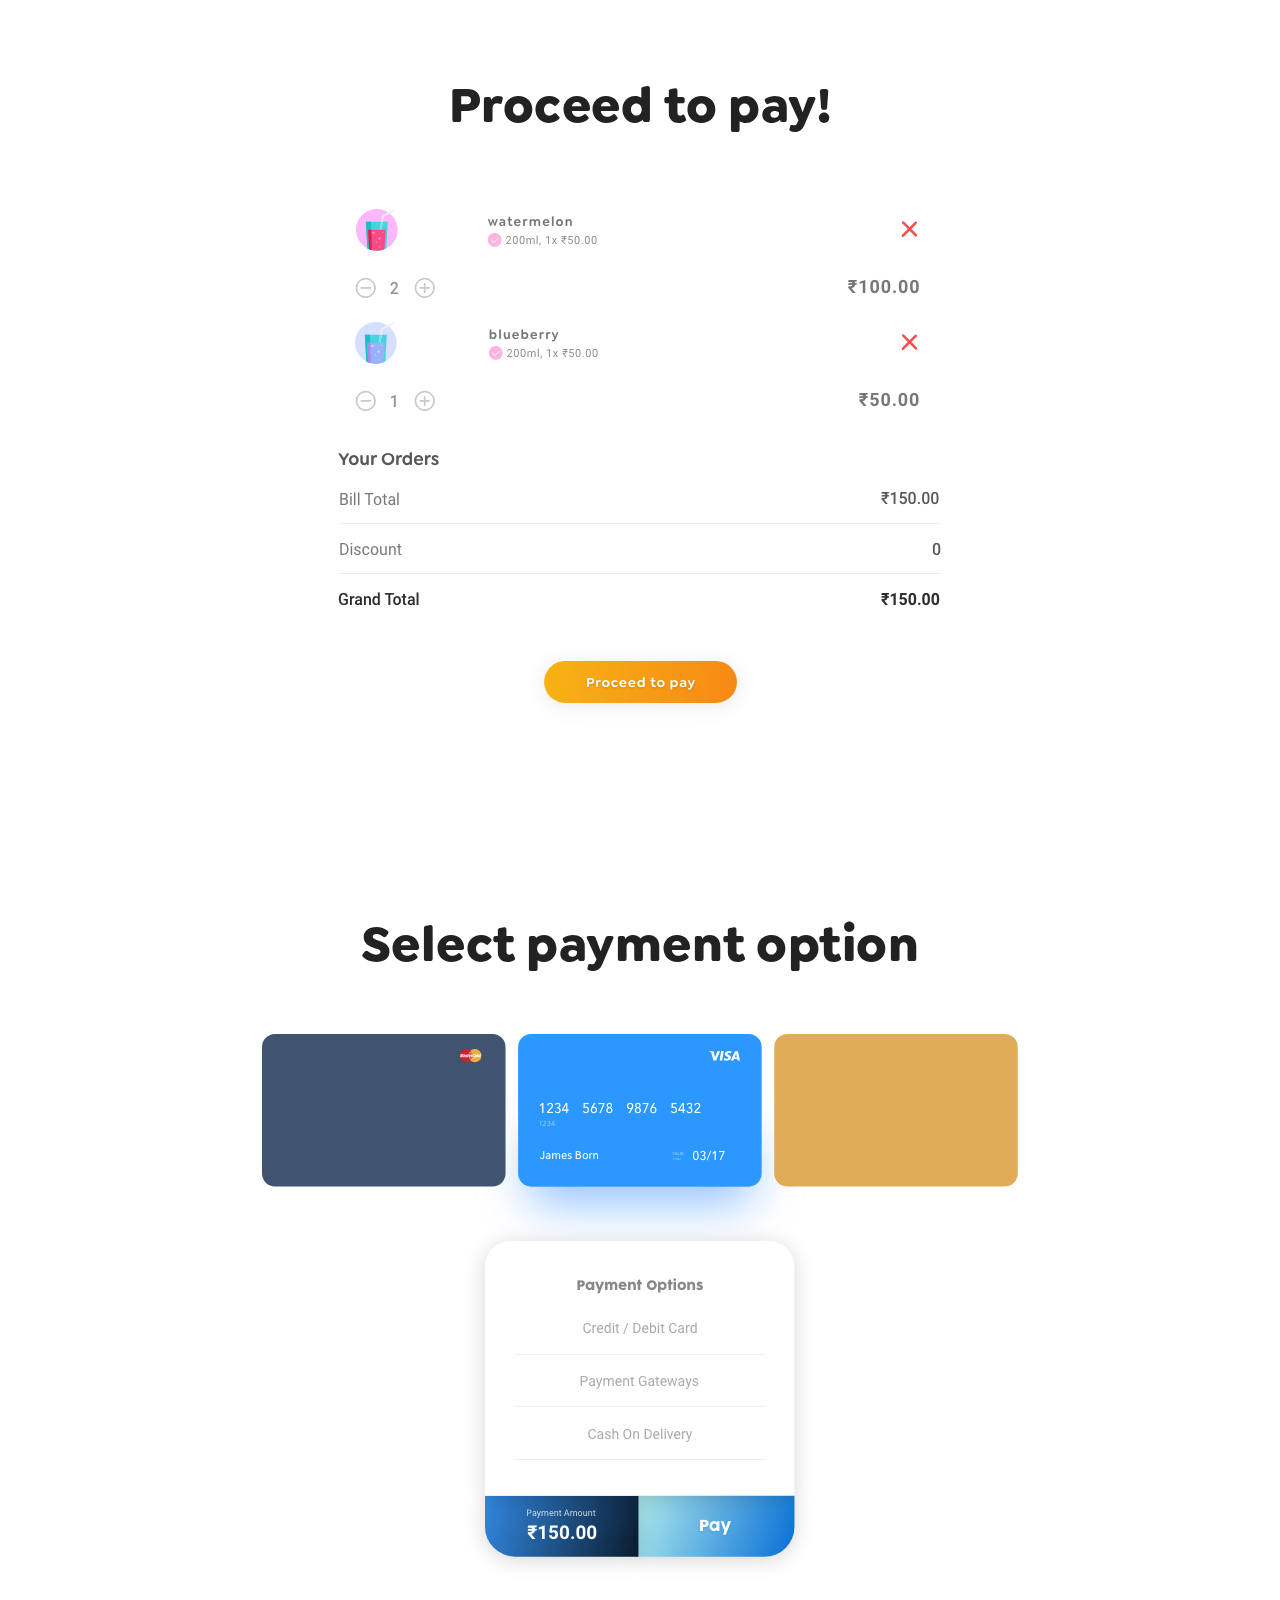
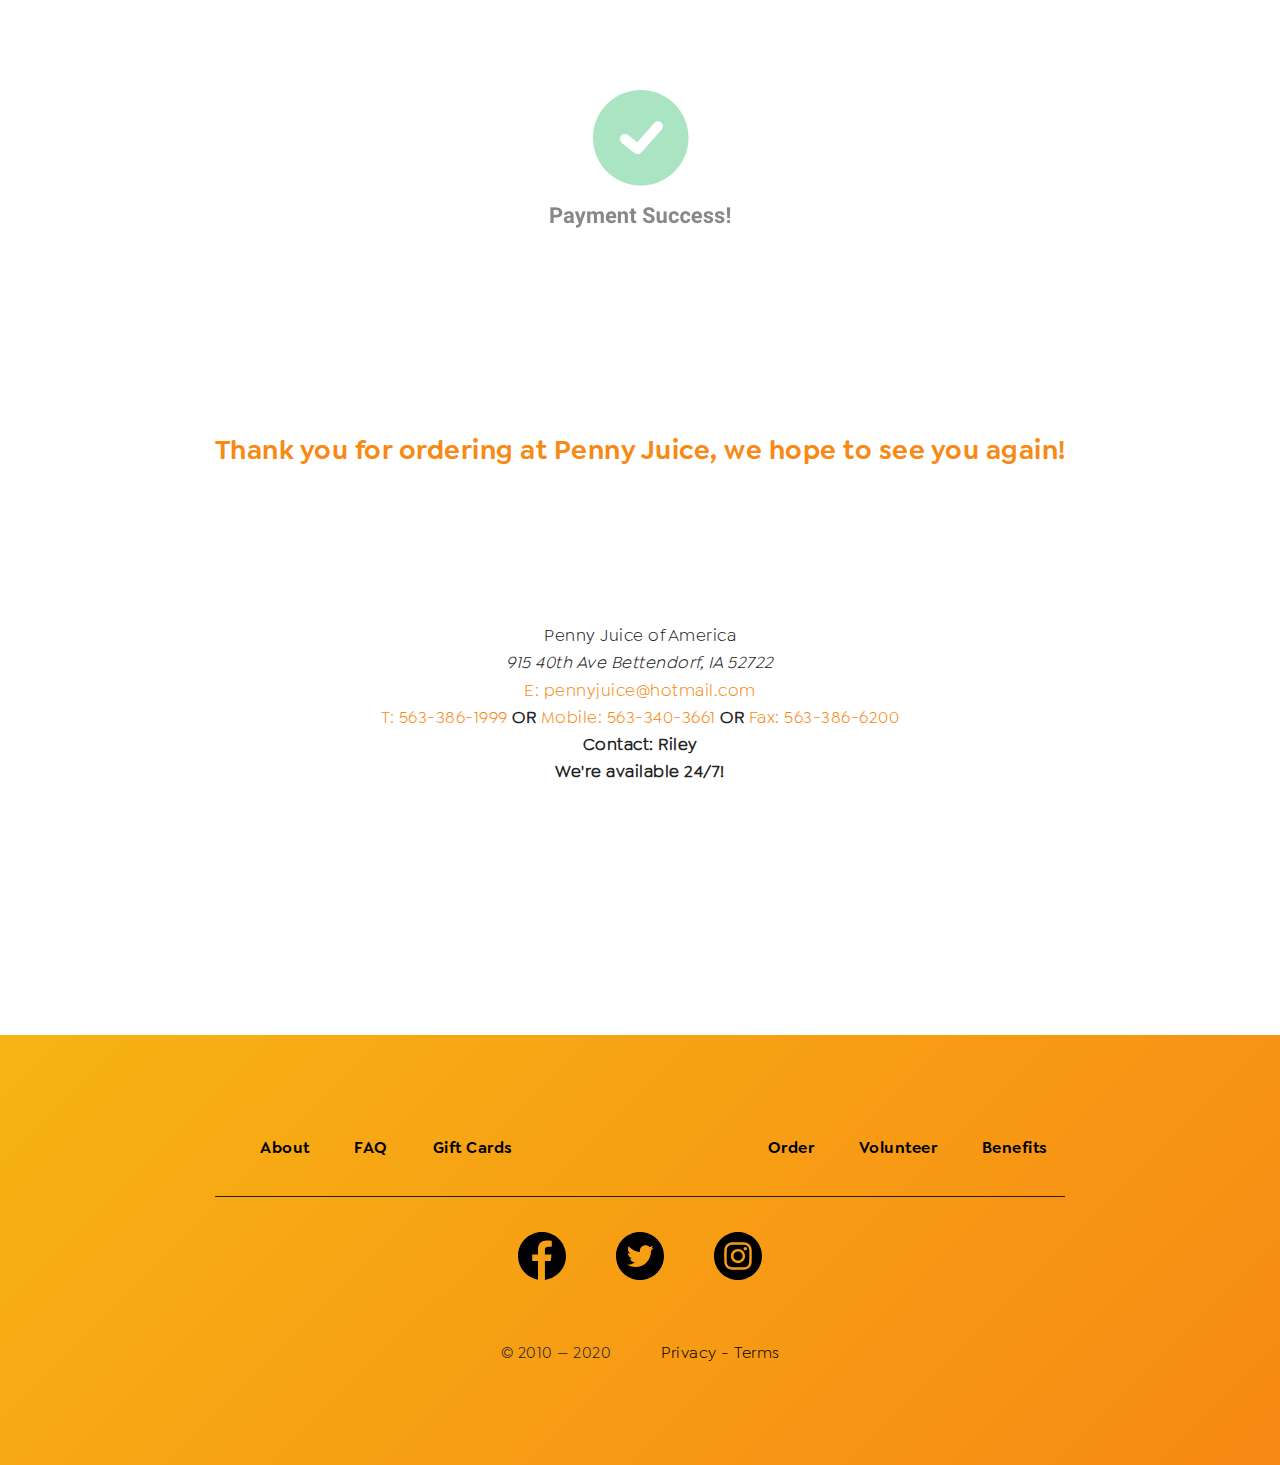
<file: order-now.html>
<!DOCTYPE html>
<html lang="en-CA">
	<head>
		<meta charset="utf-8">
	    <meta name="viewport" content="width=device-width, initial-scale=1, shrink-to-fit=no, viewport-fit=cover">
	    <meta name="Description" content="Order Penny juice from the official website. ">
		<title>Penny Juice</title>
		<link rel="stylesheet" href="styles/reset.css">
		<link rel="stylesheet" href="styles/main.css">
		<link rel="stylesheet" href="styles/volunteer.css">
		<link rel="stylesheet" href="styles/order.css">
	</head>
	<body>
		<div class="theme-wrapper">
			<header>
				<div class="gn is-flex">
					<div class="left-col">
						<div class="logo">
							<a href="index.html"><img src="images/pennyjuicelogoorange.png"></a>
						</div>
					</div>
					<ul class="mid-col">
						<li><a href="about.html">About</a></li>
						<li><a href="order-now.html">Order Now</a></li>
						<li><a href="childcare-juice.html">Childcare Juice</a></li>
						<li><a href="volunteer.html">Volunteer</a></li>
					</ul>
					<div class="right-col">
						<div class="switch-lang">FR</div>
					</div>
				</div>
			</header>
			<main>
				<section class="order-bnr">
					<div class="bg">
						<img src="images/order-bnr.jpg">
					</div>
					<h2>Order Penny Juice Concentrates Today!</h2>
				</section>
				<section class="form order">
					<div class="container">
						<h3>Call, Email or Place Your Order in Form Below</h3>
						<div class="list">
							<p class="question">What is your name?</p>
							<input class="input-box" type="text">
							<p class="question">What is your phone number?</p>
							<input class="input-box" type="text">
							<p class="question">What is your email address?</p>
							<input class="input-box" type="text">
							<p class="question">Enter your state or province</p>
							<input class="input-box" type="text">
							<p class="question">Enter your zip code</p>
							<input class="input-box" type="text">
						</div>
					</div>
				</section>
				<section class="order-flow">
					<div class="container">
						<h3>Now it’s time to pick your juice!</h3>
						<img src="images/vector/pick1.png">
						<img src="images/vector/pick2.png">
						<img src="images/vector/pick3.png">
						<img src="images/vector/pick4.png">
						<img src="images/vector/pick5.png">
						<img src="images/vector/pick6.png">
						<h3>Add to cart!</h3>
						<img src="images/vector/group1.png">
						<h3>Proceed to pay!</h3>
						<img src="images/vector/group2.png">
						<img src="images/vector/group2-2.png">
						<img src="images/vector/group2-3.png">
						<h3>Select payment option</h3>
						<img src="images/vector/group3.png">
						<img class="payment-vector" src="images/vector/group3-2.png">
					</div>
				</section>
				<section class="contact order">
					<div class="container">
						<h2>Thank you for ordering at Penny Juice, we hope to see you again!</h2>
						<p>Penny Juice of America</p>
						<address>915 40th Ave Bettendorf, IA 52722</address>
						<a href="mailto:pennyjuice@hotmail.com">E: pennyjuice@hotmail.com</a>
						<br>
						<a href="tel:563-386-1999">T: 563-386-1999</a>
						<b>OR</b>
						<a href="tel:563-340-3661">Mobile: 563-340-3661</a>
						<b>OR</b>
						<a href="tel:563-386-6200">Fax: 563-386-6200</a>
						<p><strong>Contact: Riley <br> We're available 24/7!</strong></p>
					</div>
				</section>
			</main>
			<footer class="footer">
				<div class="container">
					<div class="first-row is-flex">
						<ul class="left-list">
							<li><a href="#">About</a></li>
							<li><a href="#">FAQ</a></li>
							<li><a href="#">Gift Cards</a></li>
						</ul>
						<div class="mid-space"></div>
						<ul class="right-list">
							<li><a href="#">Order</a></li>
							<li><a href="#">Volunteer</a></li>
							<li><a href="#">Benefits</a></li>
						</ul>
					</div>
					<div class="mid-row is-flex">
						<ul>
							<li>
								<img class="social-icon" src="images/facebook.svg">
							</li>
							<li>
								<img class="social-icon" src="images/twitter.svg">
							</li>
							<li>
								<img class="social-icon" src="images/instagram.svg">
							</li>
						</ul>
					</div>
					<div class="last-row is-flex">
						<p>&copy; 2010 — 2020</p>
						<a href="#">Privacy - Terms</a>
					</div>
				</div>
			</footer>
		</div>
	</body>
</html>
</file>
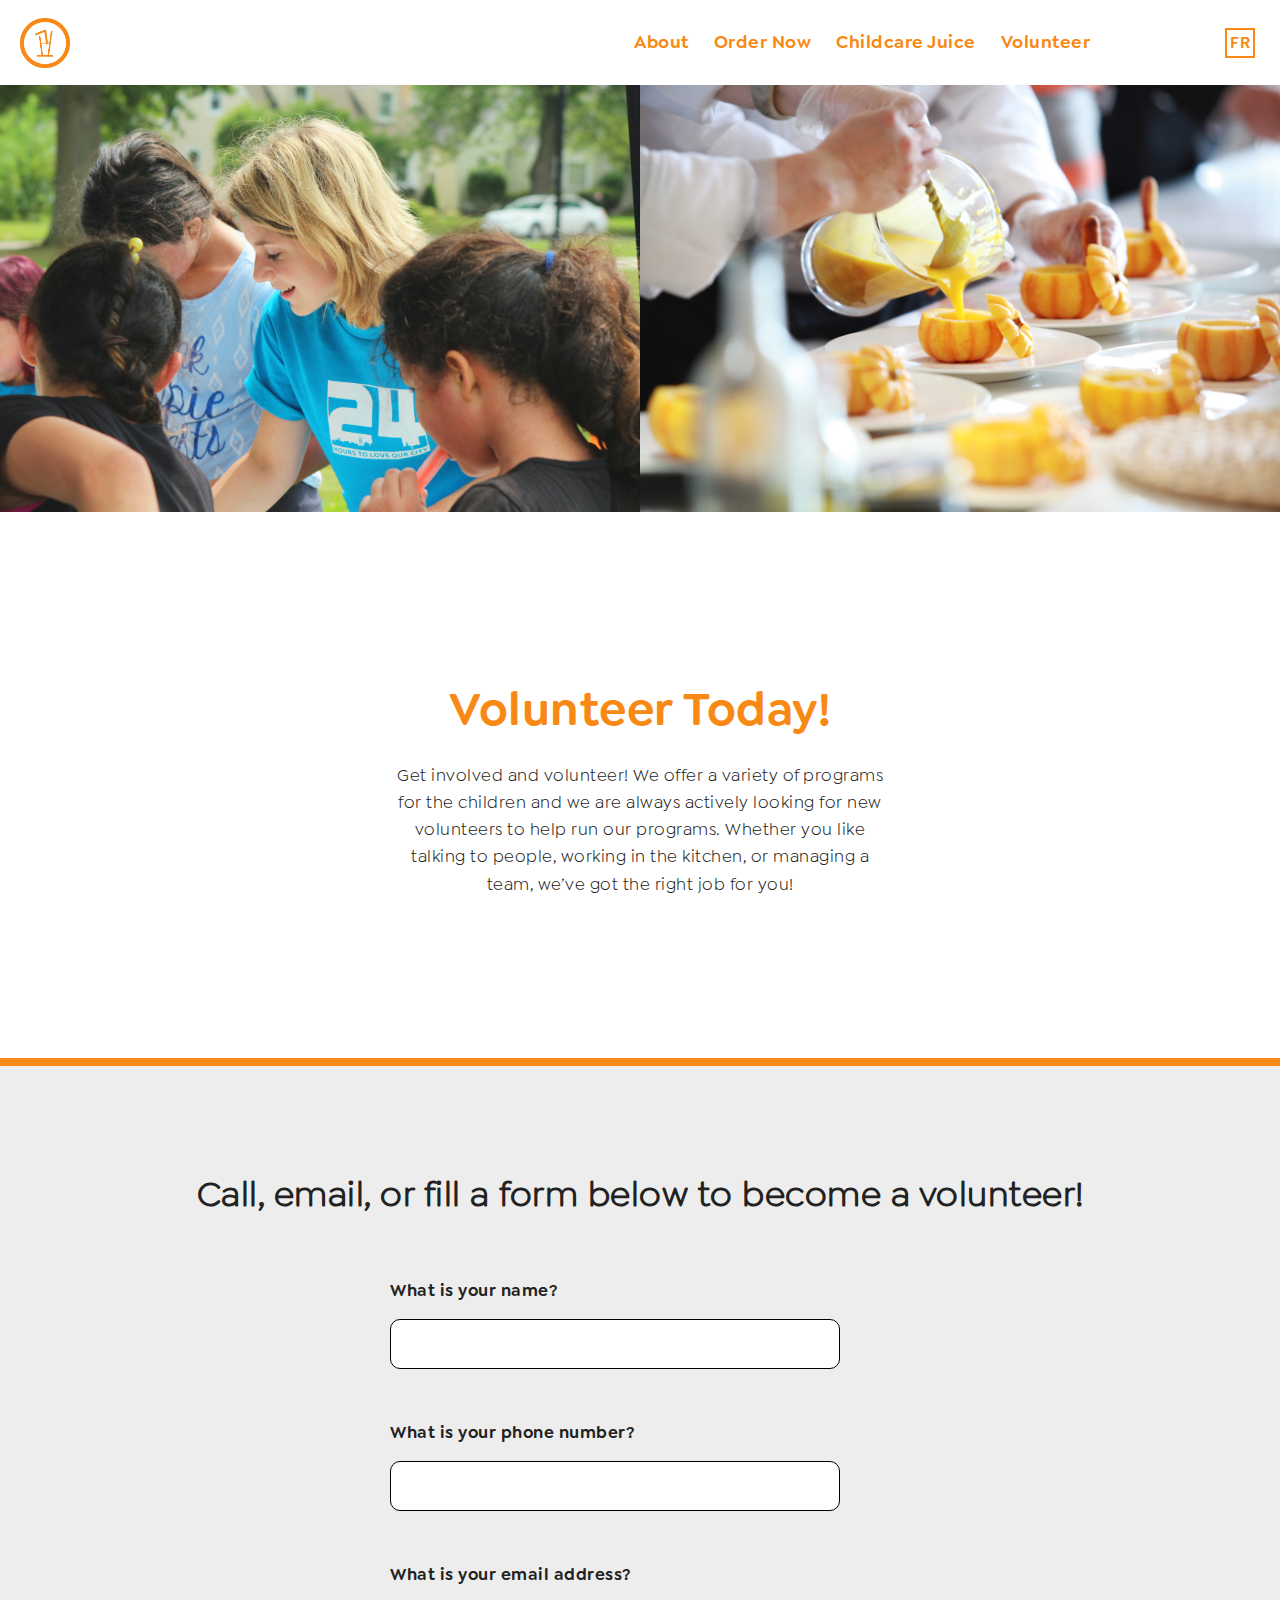
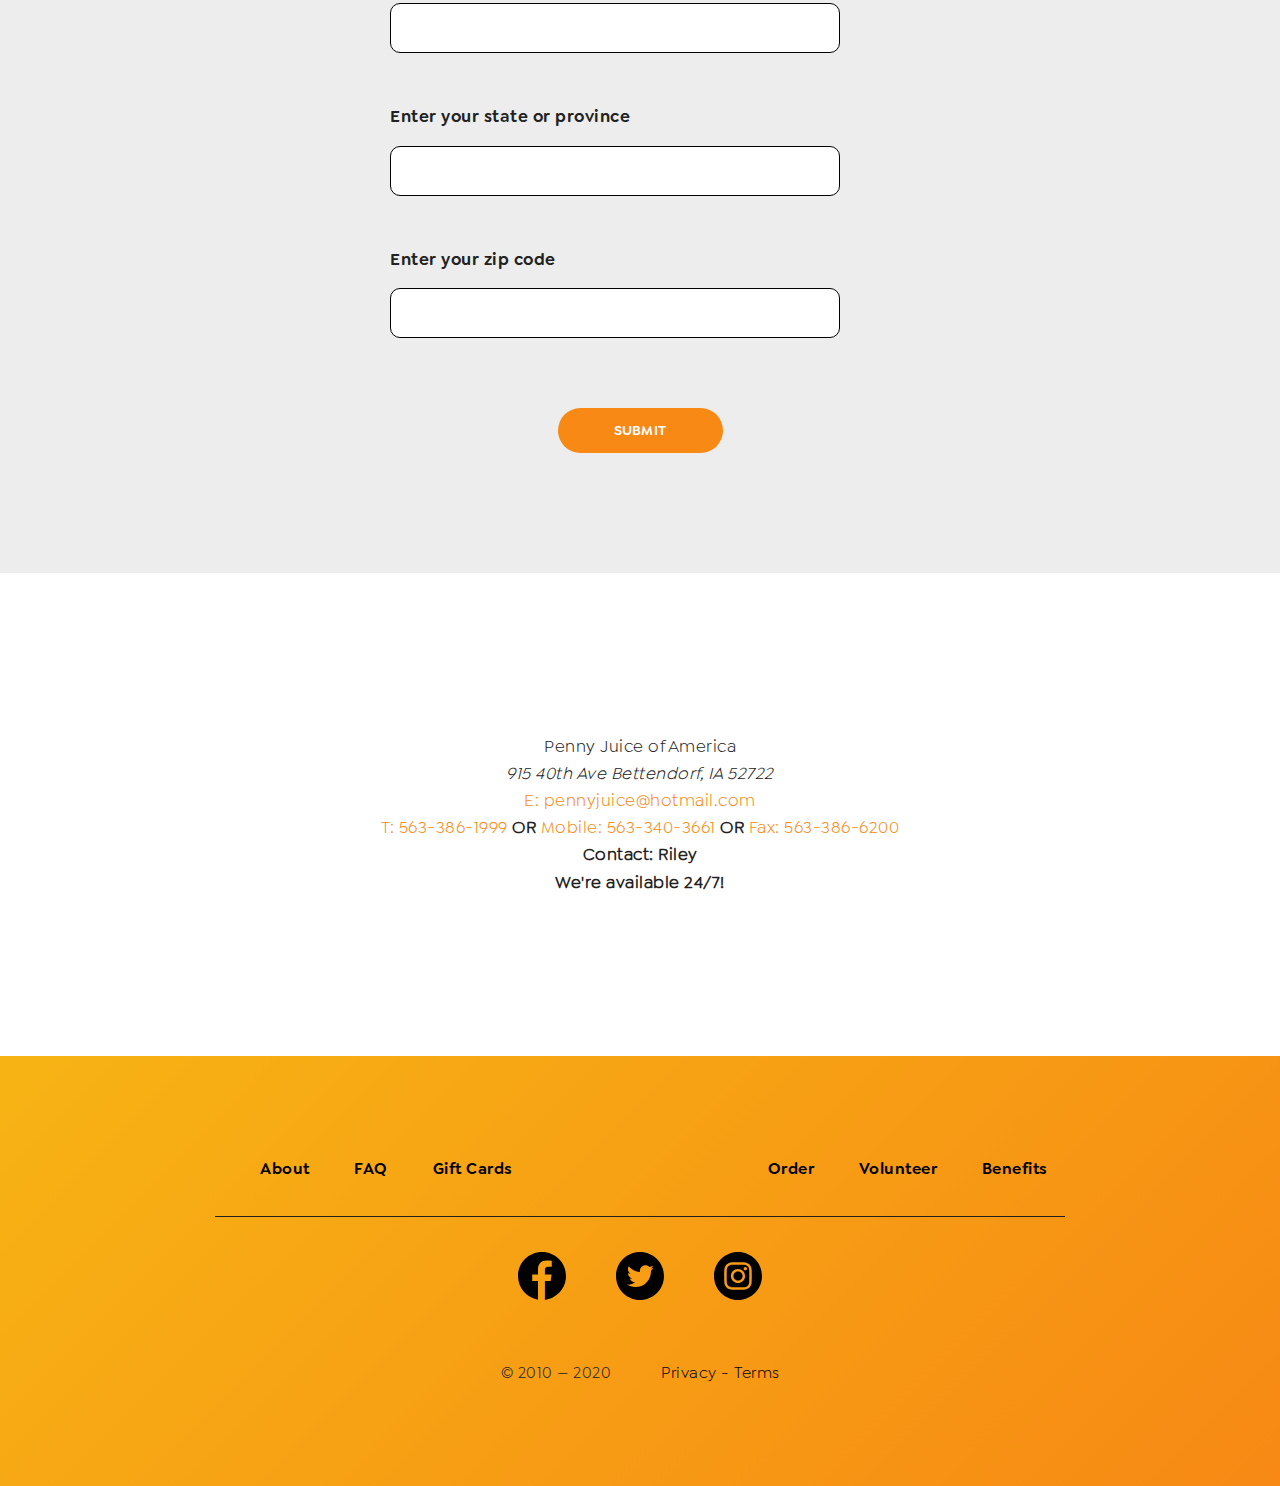
<file: volunteer.html>
<!DOCTYPE html>
<html lang="en-CA">
	<head>
		<meta charset="utf-8">
	    <meta name="viewport" content="width=device-width, initial-scale=1, shrink-to-fit=no, viewport-fit=cover">
	    <meta name="Description" content="Order Penny juice from the official website. ">
		<title>Penny Juice</title>
		<link rel="stylesheet" href="styles/reset.css">
		<link rel="stylesheet" href="styles/main.css">
		<link rel="stylesheet" href="styles/volunteer.css">
	</head>
	<body>
		<div class="theme-wrapper">
			<header>
				<div class="gn is-flex">
					<div class="left-col">
						<div class="logo">
							<a href="index.html"><img src="images/pennyjuicelogoorange.png"></a>
						</div>
					</div>
					<ul class="mid-col">
						<li><a href="about.html">About</a></li>
						<li><a href="order-now.html">Order Now</a></li>
						<li><a href="childcare-juice.html">Childcare Juice</a></li>
						<li><a href="volunteer.html">Volunteer</a></li>
					</ul>
					<div class="right-col">
						<div class="switch-lang">FR</div>
					</div>
				</div>
			</header>
			<main>
				<section class="volunteer-bnr">
					<div class="img-col">
						<img src="images/volunteer-bnr.jpg">
						<img src="images/home-img2.jpg">
					</div>
				</section>
				<section class="volunteer">
					<div class="container">
						<h2>Volunteer Today!</h2>
						<p>Get involved and volunteer! We offer a variety of programs for the children and we are always actively looking for new volunteers to help run our programs. Whether you like talking to people, working in the kitchen, or managing a team, we’ve got the right job for you!</p>
					</div>
				</section>
				<section class="form">
					<div class="container">
						<h3>Call, email, or fill a form below to become a volunteer!</h3>
						<div class="list">
							<p class="question">What is your name?</p>
							<input class="input-box" type="text">
							<p class="question">What is your phone number?</p>
							<input class="input-box" type="text">
							<p class="question">What is your email address?</p>
							<input class="input-box" type="text">
							<p class="question">Enter your state or province</p>
							<input class="input-box" type="text">
							<p class="question">Enter your zip code</p>
							<input class="input-box" type="text">
						</div>
						<button href="#" class="cta-btn">Submit</button>
					</div>
				</section>
				<section class="contact">
					<div class="container">
						<p>Penny Juice of America</p>
						<address>915 40th Ave Bettendorf, IA 52722</address>
						<a href="mailto:pennyjuice@hotmail.com">E: pennyjuice@hotmail.com</a>
						<br>
						<a href="tel:563-386-1999">T: 563-386-1999</a>
						<b>OR</b>
						<a href="tel:563-340-3661">Mobile: 563-340-3661</a>
						<b>OR</b>
						<a href="tel:563-386-6200">Fax: 563-386-6200</a>
						<p><strong>Contact: Riley <br> We're available 24/7!</strong></p>
					</div>
				</section>
			</main>
			<footer class="footer">
				<div class="container">
					<div class="first-row is-flex">
						<ul class="left-list">
							<li><a href="#">About</a></li>
							<li><a href="#">FAQ</a></li>
							<li><a href="#">Gift Cards</a></li>
						</ul>
						<div class="mid-space"></div>
						<ul class="right-list">
							<li><a href="#">Order</a></li>
							<li><a href="#">Volunteer</a></li>
							<li><a href="#">Benefits</a></li>
						</ul>
					</div>
					<div class="mid-row is-flex">
						<ul>
							<li>
								<img class="social-icon" src="images/facebook.svg">
							</li>
							<li>
								<img class="social-icon" src="images/twitter.svg">
							</li>
							<li>
								<img class="social-icon" src="images/instagram.svg">
							</li>
						</ul>
					</div>
					<div class="last-row is-flex">
						<p>&copy; 2010 — 2020</p>
						<a href="#">Privacy - Terms</a>
					</div>
				</div>
			</footer>
		</div>
	</body>
</html>
</file>
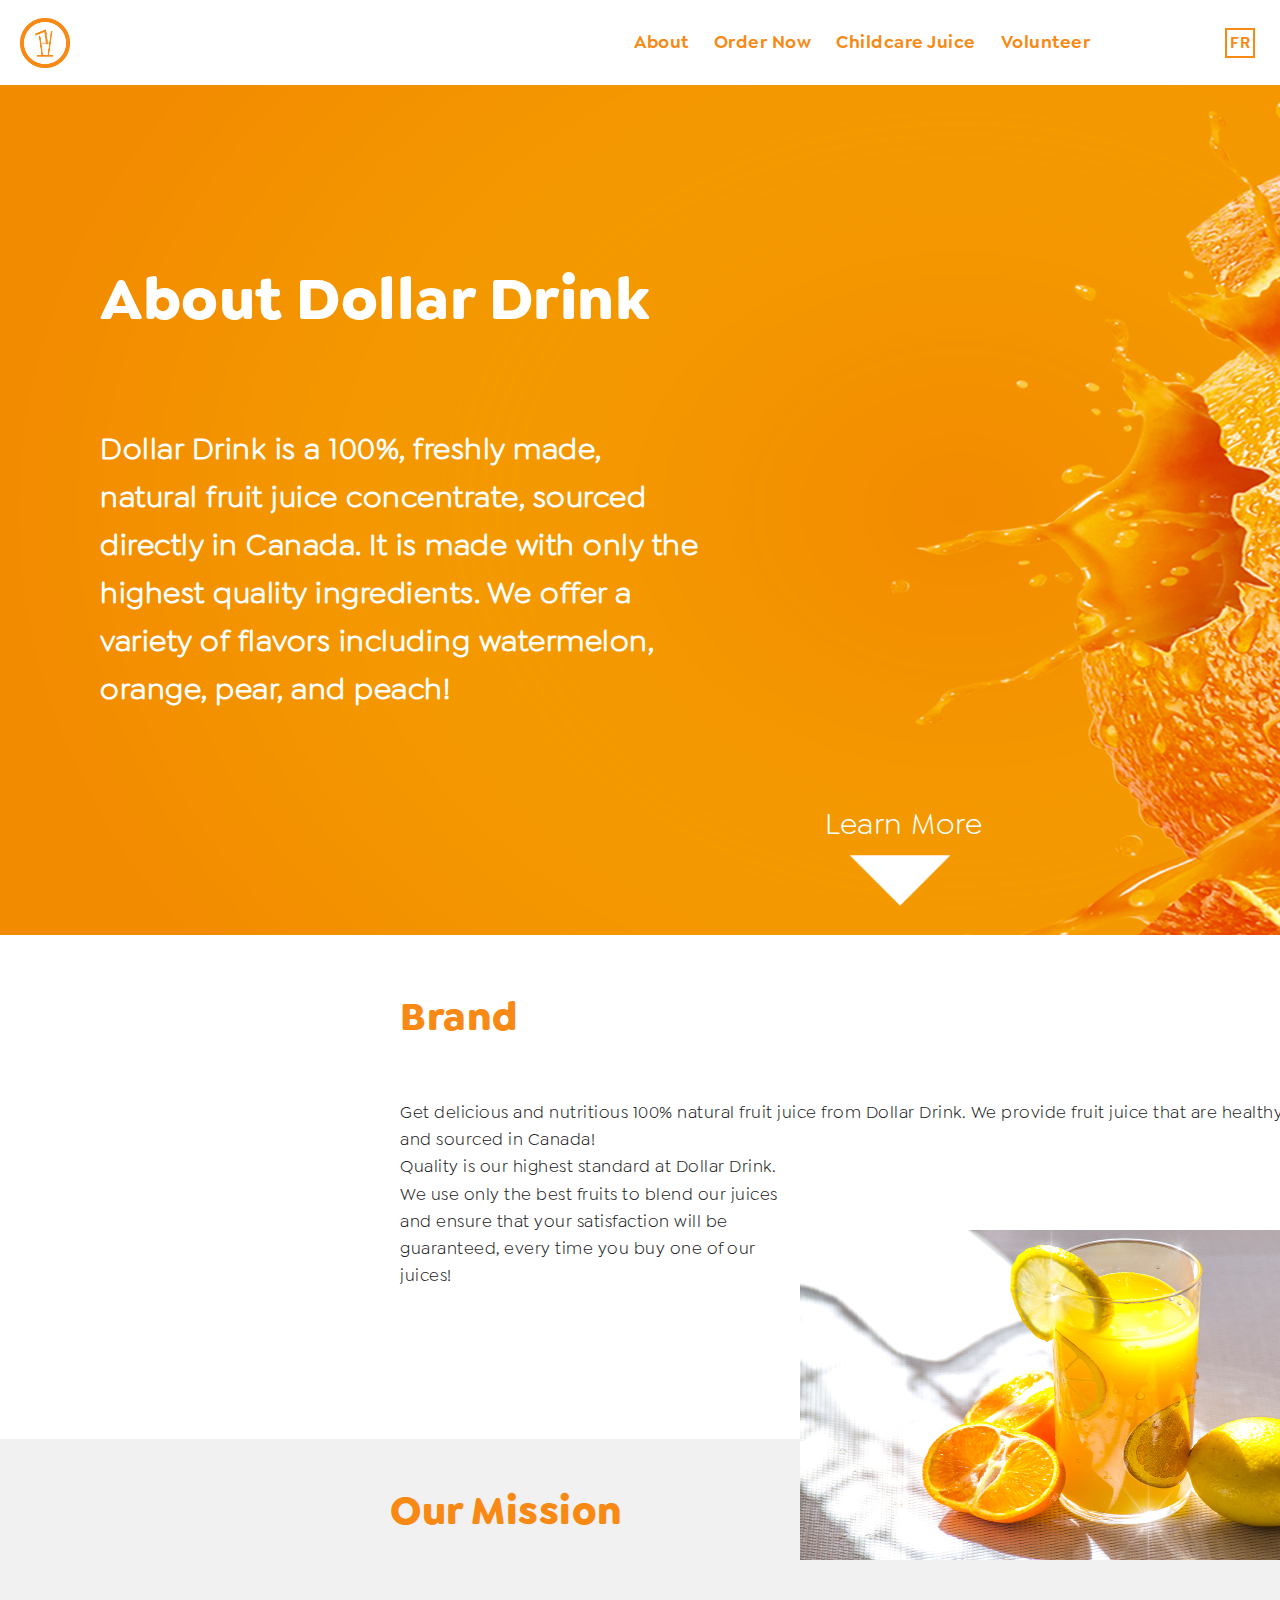
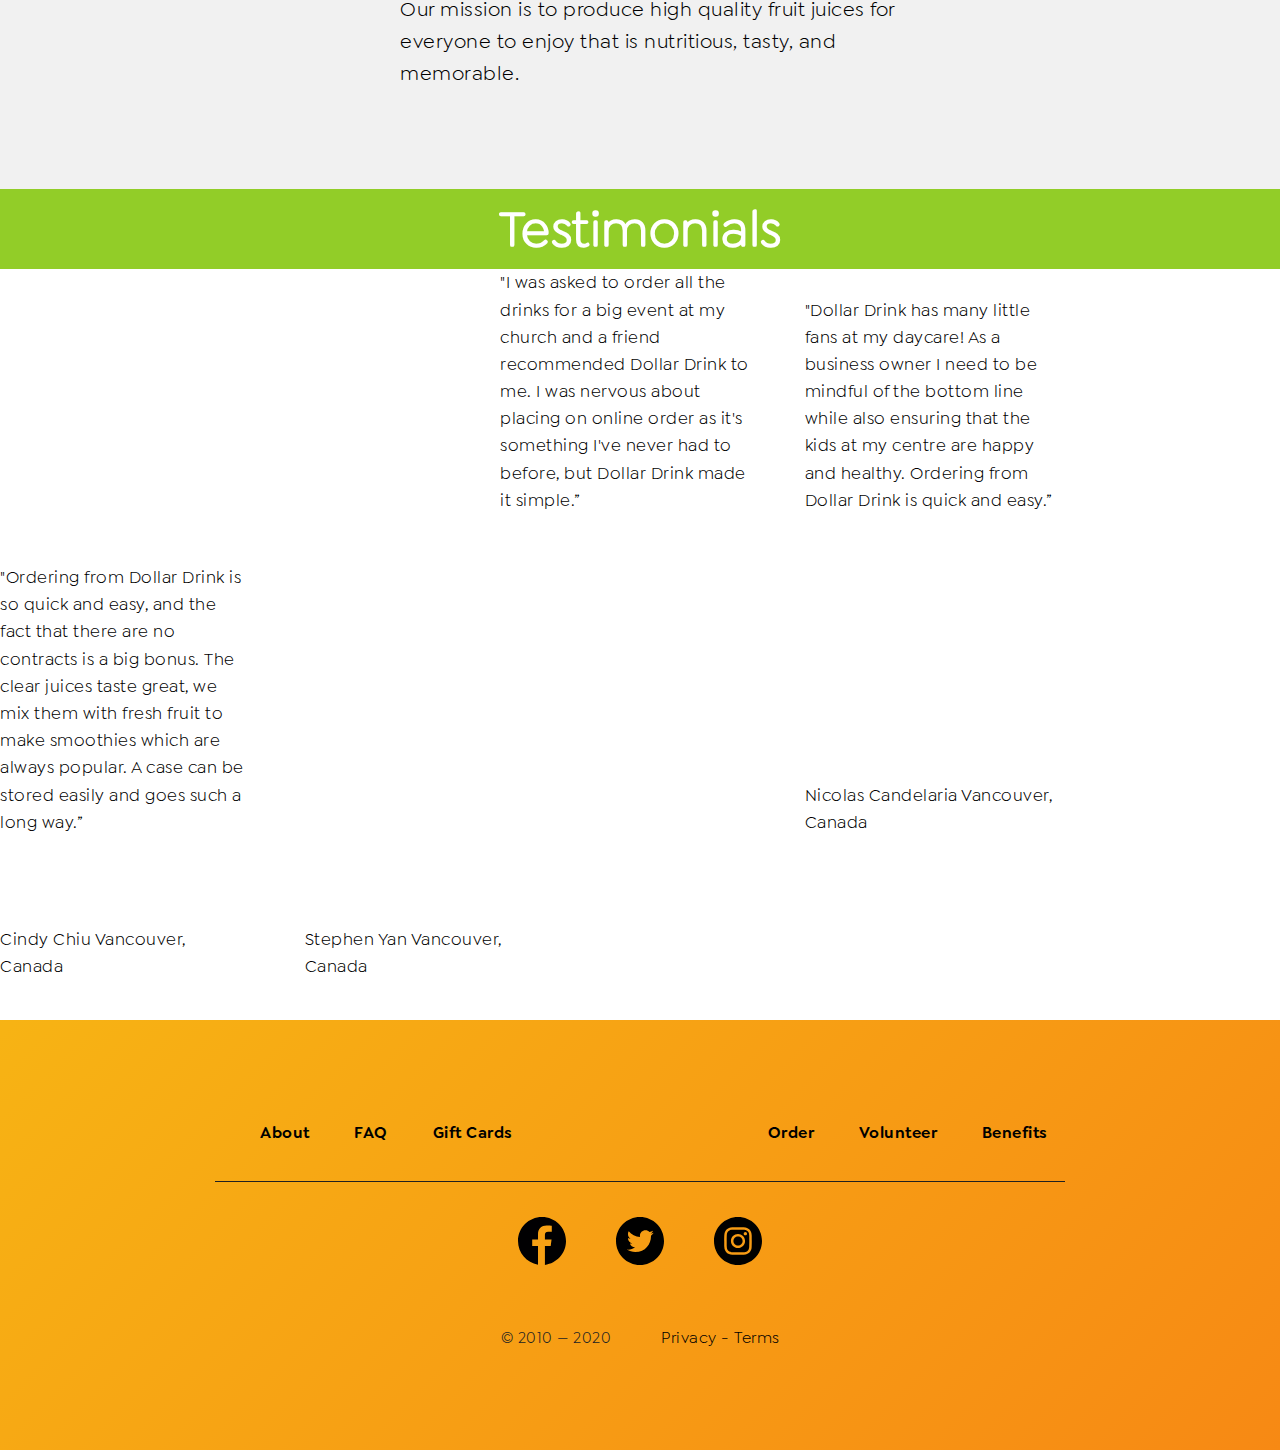
<file: pennyjuiceredesign/about.html>
<!DOCTYPE html>
<html lang="en-CA">
	<head>
		<meta charset="utf-8">
	    <meta name="viewport" content="width=device-width, initial-scale=1, shrink-to-fit=no, viewport-fit=cover">
	    <meta name="Description" content="Order Dollar Drink from the official website. ">
		<title>Penny Juice</title>
		<link rel="stylesheet" href="styles/reset.css">
		<link rel="stylesheet" href="styles/main.css">
        <link rel="stylesheet" href="styles/about.css">
	</head>
	<body>
		<div class="theme-wrapper">
			<header>
		        <div class="gn is-flex">
		            <div class="left-col">
						<div class="logo">
							<a href="index.html"><img src="images/pennyjuicelogoorange.png"></a>
						</div>
					</div>
		            <ul class="mid-col">
		                <li><a href="about.html">About</a></li>
		                <li><a href="order-now.html">Order Now</a></li>
		                <li><a href="childcare-juice.html">Childcare Juice</a></li>
		                <li><a href="volunteer.html">Volunteer</a></li>
		            </ul>
		            <div class="right-col">
		                <div class="switch-lang">FR</div>
		            </div>
		        </div>
		    </header>
		    <main>
	        	<img src="images/orangebg2.png" alt="orange background" class="orange-bnr">
		        <h1 class="about">About Dollar Drink</h1>
		        <h2 class="explain">Dollar Drink is a 100%, freshly made, natural fruit juice concentrate, sourced directly in Canada. It is made with only the highest quality ingredients. We offer a variety of flavors including watermelon, orange, pear, and peach!</h2>

		        <a href="#brand" class="learn">Learn More</a>
		        <a href="#brand"><img src="images/down-arrow.png" alt="down arrow" class="arrow"></a>

		        <h1 id="brand">Brand</h1>
		        <p class="opening">Get delicious and nutritious 100% natural fruit juice from Dollar Drink. We provide fruit juice that are healthy, affordable and sourced in Canada!</p>
		        <p class="wrap">Quality is our highest standard at Dollar Drink. We use only the best fruits to blend our juices and ensure that your satisfaction will be guaranteed, every time you buy one of our juices!</p>
		        <img src="images/about-img2.jpg" alt="orange glass" class="wrapped-img">

		        <div class="off">
		            <h1 class="mission">Our Mission</h1>
		            <p class="description">Our mission is to produce high quality fruit juices for everyone to enjoy that is nutritious, tasty, and memorable.</p>
		        </div>

		        <h1 class="testimonials">Testimonials</h1>
		        <p class="leftone">"I was asked to order all the drinks for a big event at my church and a friend recommended Dollar Drink to me. I was nervous about placing on online order as it's something I've never had to before, but Dollar Drink made it simple.”</p>
		        <p class="quote">"Dollar Drink has many little fans at my daycare! As a business owner I need to be mindful of the bottom line while also ensuring that the kids at my centre are happy and healthy. Ordering from Dollar Drink is quick and easy.” </p>
		        <p class="rightone">"Ordering from Dollar Drink is so quick and easy, and the fact that there are no contracts is a big bonus. The clear juices taste great, we mix them with fresh fruit to make smoothies which are always popular. A case can be stored easily and goes such a long way.”</p>
		        <p class="leftone marginbot">Nicolas Candelaria Vancouver, Canada</p>
		        <p class="quote marginbot">Cindy Chiu Vancouver, Canada</p>
		        <p class="rightone marginbot">Stephen Yan Vancouver, Canada</p>
		    </main>
		    <footer class="footer">
				<div class="container">
					<div class="first-row is-flex">
						<ul class="left-list">
							<li><a href="#">About</a></li>
							<li><a href="#">FAQ</a></li>
							<li><a href="#">Gift Cards</a></li>
						</ul>
						<div class="mid-space"></div>
						<ul class="right-list">
							<li><a href="#">Order</a></li>
							<li><a href="#">Volunteer</a></li>
							<li><a href="#">Benefits</a></li>
						</ul>
					</div>
					<div class="mid-row is-flex">
						<ul>
							<li>
								<img class="social-icon" src="images/facebook.svg">
							</li>
							<li>
								<img class="social-icon" src="images/twitter.svg">
							</li>
							<li>
								<img class="social-icon" src="images/instagram.svg">
							</li>
						</ul>
					</div>
					<div class="last-row is-flex">
						<p>&copy; 2010 — 2020</p>
						<a href="#">Privacy - Terms</a>
					</div>
				</div>
			</footer>
		</div>
		<script src="https://cdnjs.cloudflare.com/ajax/libs/jquery/3.5.1/jquery.min.js"></script>
		<script src="scripts/main.js"></script>
	</body>
</html>
</file>
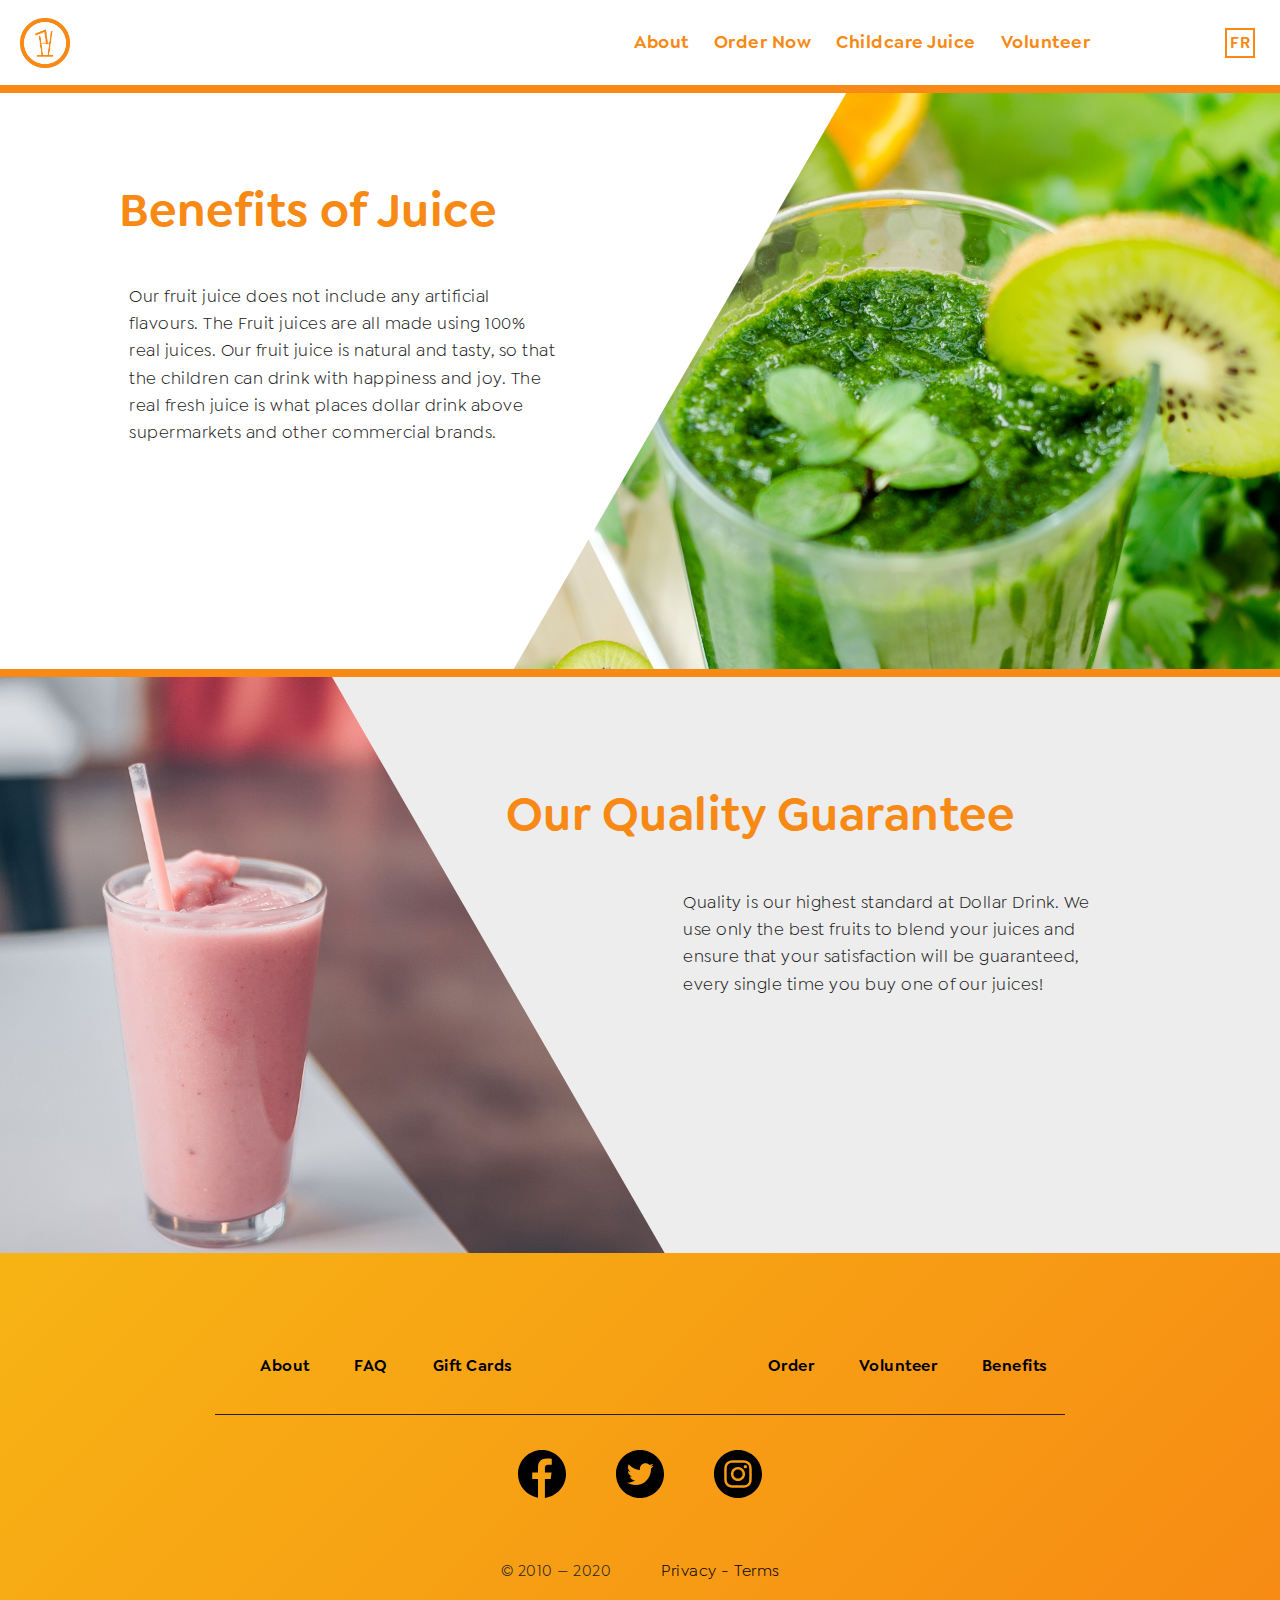
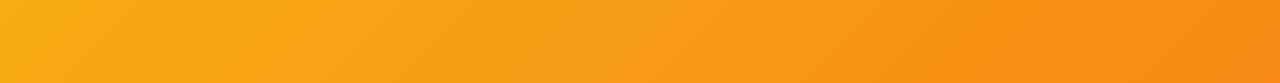
<file: pennyjuiceredesign/childcare-juice.html>
<!DOCTYPE html>
<!DOCTYPE html>
<html lang="en-CA">
	<head>
		<meta charset="utf-8">
	    <meta name="viewport" content="width=device-width, initial-scale=1, shrink-to-fit=no, viewport-fit=cover">
	    <meta name="Description" content="Dollar Drink provide chilcare juice as well! ">
		<title>Penny Juice - Childcare Juice</title>
		<link rel="stylesheet" href="styles/reset.css">
		<link rel="stylesheet" href="styles/main.css">
		<link rel="stylesheet" href="styles/childcare.css">
	</head>
	<body>
		<div class="theme-wrapper">
			<header>
				<div class="gn is-flex">
					<div class="left-col">
						<div class="logo">
							<a href="index.html"><img src="images/pennyjuicelogoorange.png"></a>
						</div>
					</div>
					<ul class="mid-col">
						<li><a href="about.html">About</a></li>
						<li><a href="order-now.html">Order Now</a></li>
						<li><a href="childcare-juice.html">Childcare Juice</a></li>
						<li><a href="volunteer.html">Volunteer</a></li>
					</ul>
					<div class="right-col">
						<div class="switch-lang">FR</div>
					</div>
				</div>
			</header>
			<main>
				<section class="benefit bg-center">
					<div class="container">
						<div class="benefit-deco">
							<h2>Benefits of Juice</h2>
							<p>Our fruit juice does not include any artificial flavours. The Fruit juices are all made using 100% real juices. Our fruit juice is natural and tasty, so that the children can drink with happiness and joy. The real fresh juice is what places dollar drink above supermarkets and other commercial brands.</p>
						</div>
					</div>
				</section>
				<section class="quality bg-center">
					<div class="container">
						<div class="quality-deco">
							<h2>Our Quality Guarantee</h2>
							<p>Quality is our highest standard at Dollar Drink. We use only the best fruits to blend your juices and ensure that your satisfaction will be guaranteed, every single time you buy one of our juices!</p>
						</div>
					</div>
				</section>
			</main>
			<footer class="footer">
				<div class="container">
					<div class="first-row is-flex">
						<ul class="left-list">
							<li><a href="#">About</a></li>
							<li><a href="#">FAQ</a></li>
							<li><a href="#">Gift Cards</a></li>
						</ul>
						<div class="mid-space"></div>
						<ul class="right-list">
							<li><a href="#">Order</a></li>
							<li><a href="#">Volunteer</a></li>
							<li><a href="#">Benefits</a></li>
						</ul>
					</div>
					<div class="mid-row is-flex">
						<ul>
							<li>
								<img class="social-icon" src="images/facebook.svg">
							</li>
							<li>
								<img class="social-icon" src="images/twitter.svg">
							</li>
							<li>
								<img class="social-icon" src="images/instagram.svg">
							</li>
						</ul>
					</div>
					<div class="last-row is-flex">
						<p>&copy; 2010 — 2020</p>
						<a href="#">Privacy - Terms</a>
					</div>
				</div>
			</footer>
		</div>
	</body>
</html>
</file>
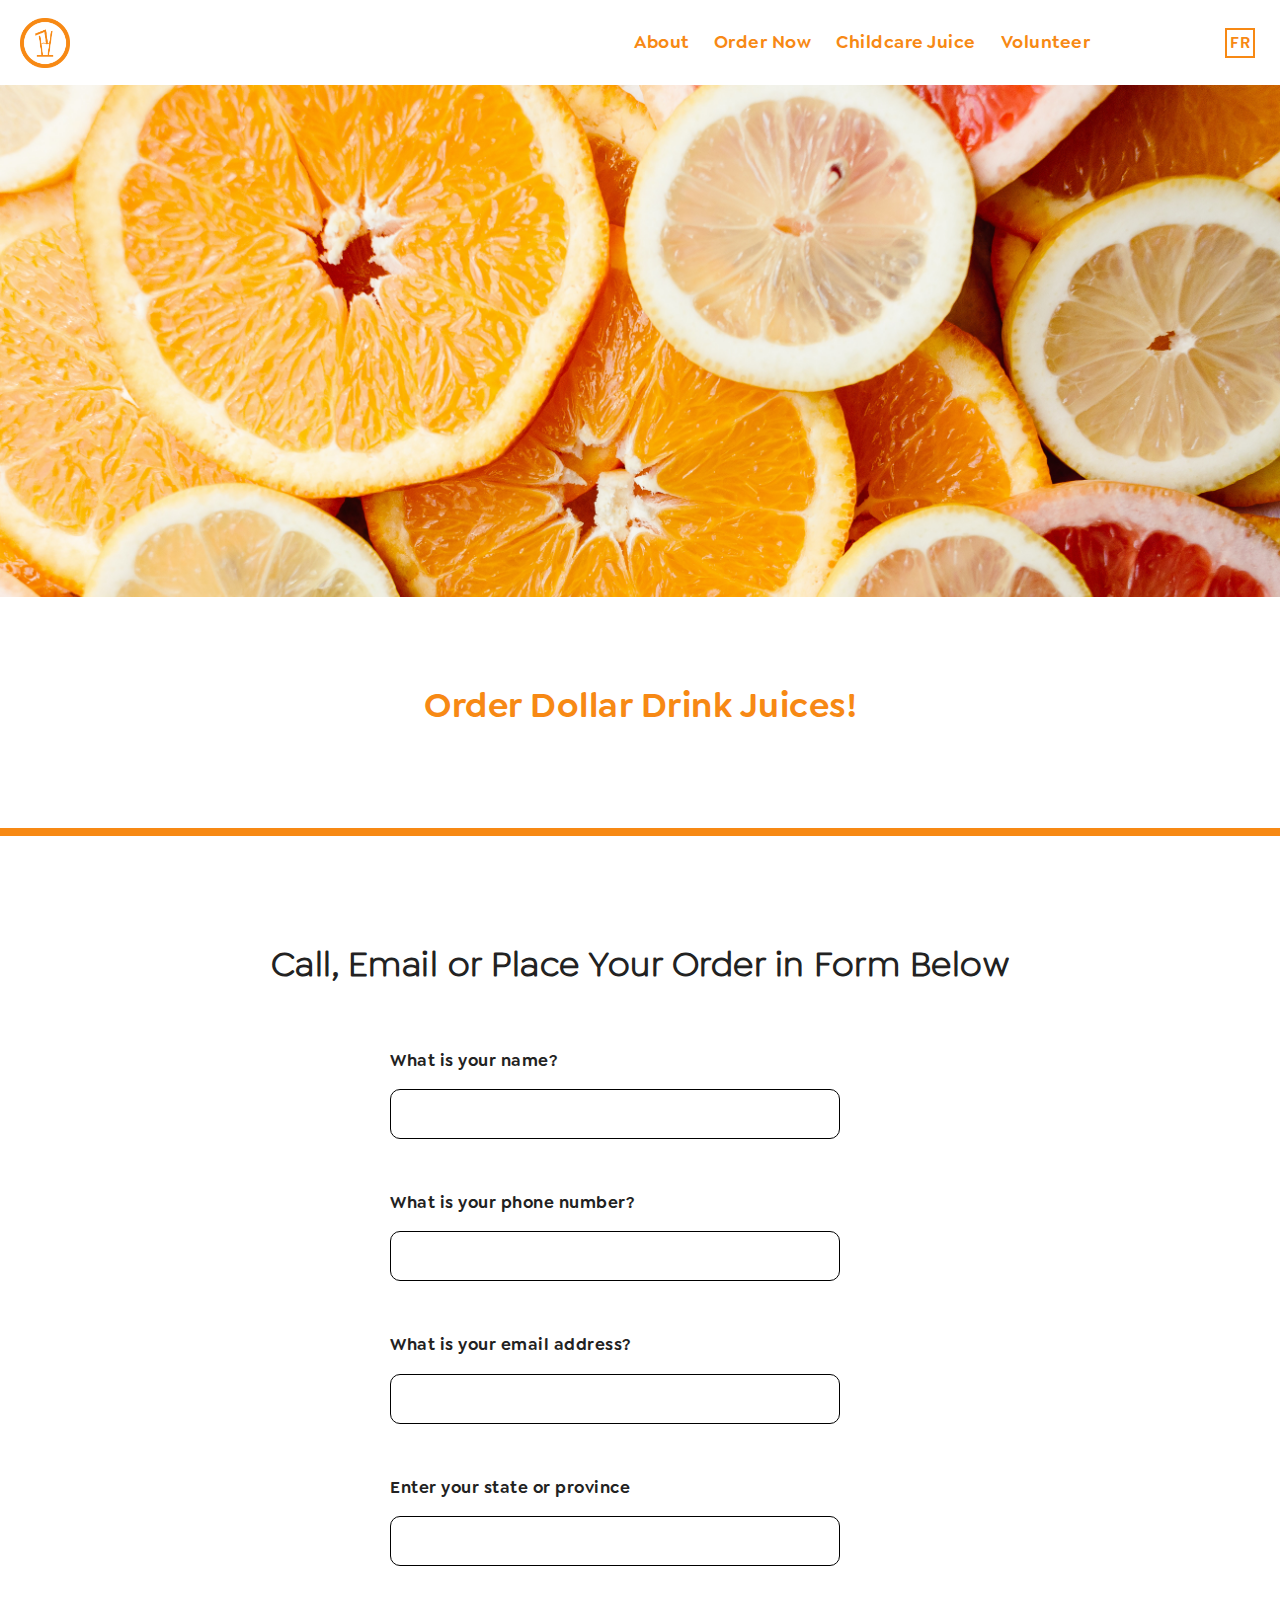
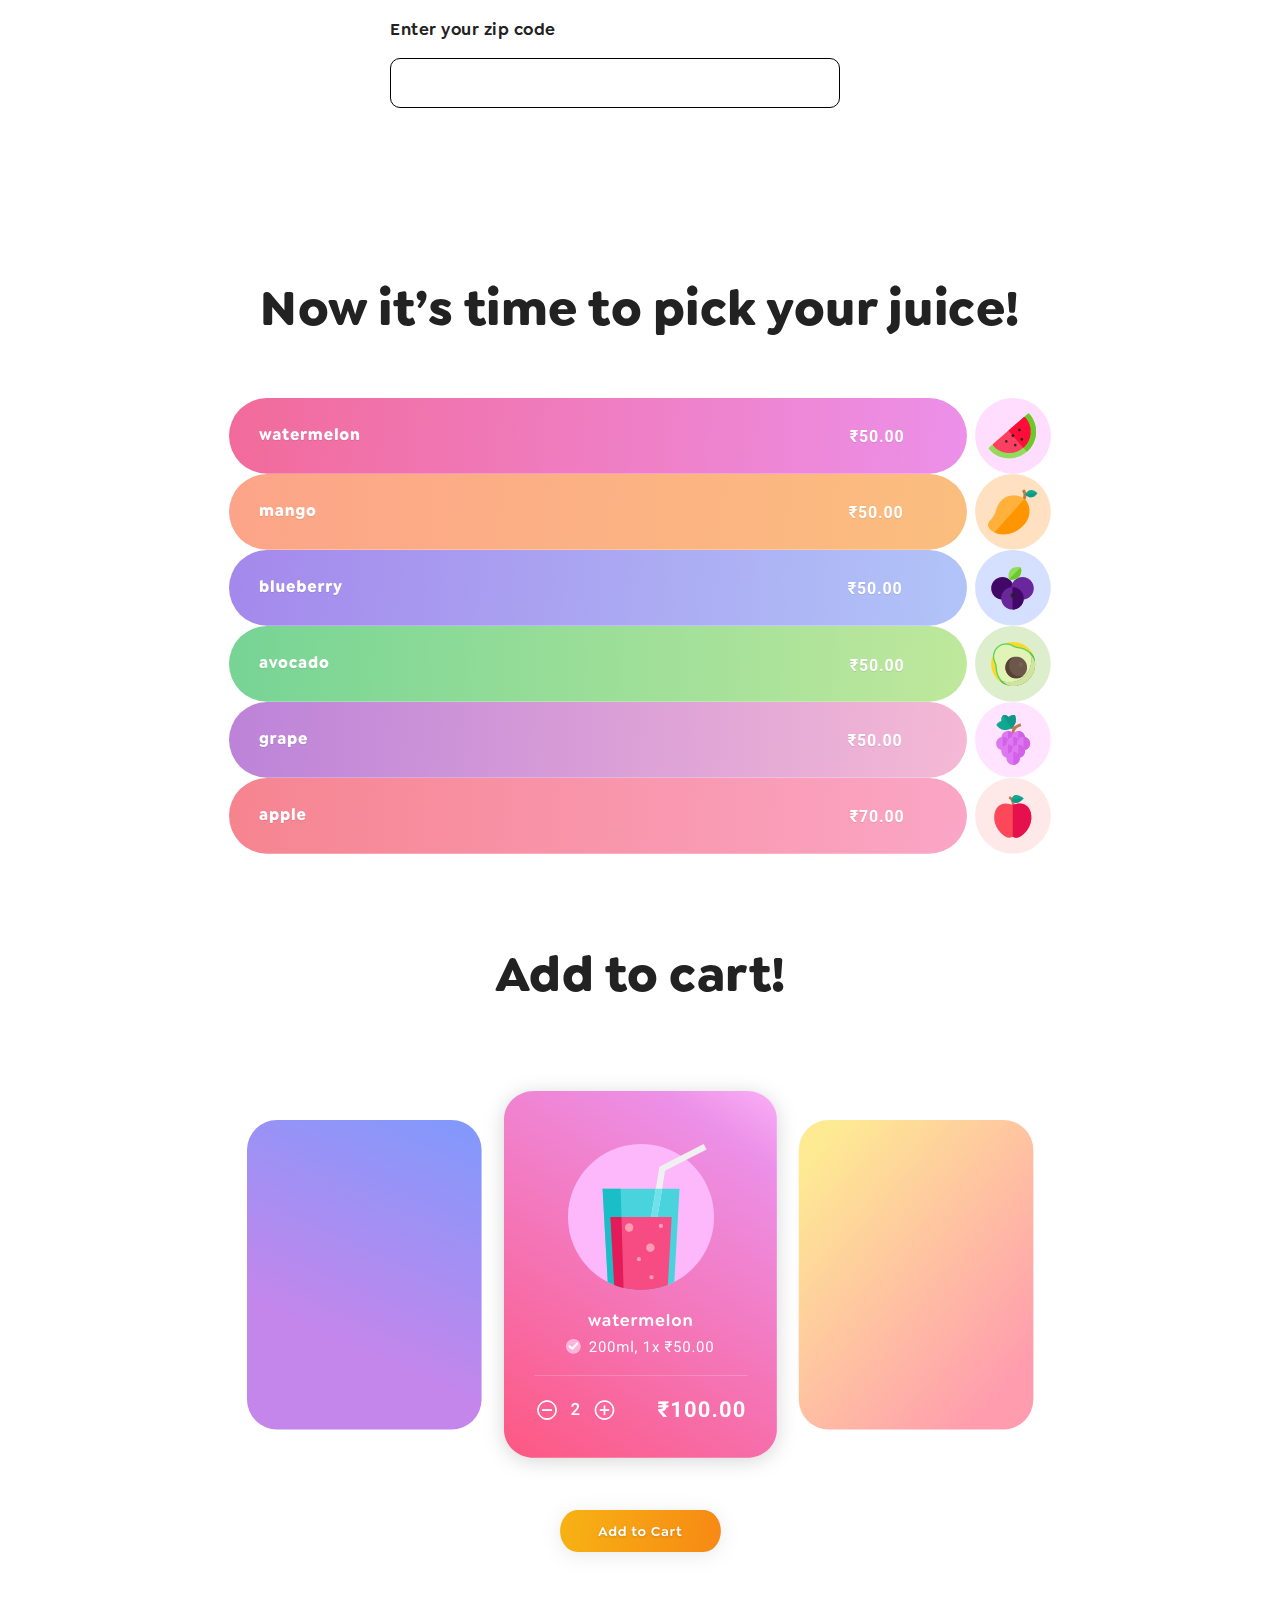
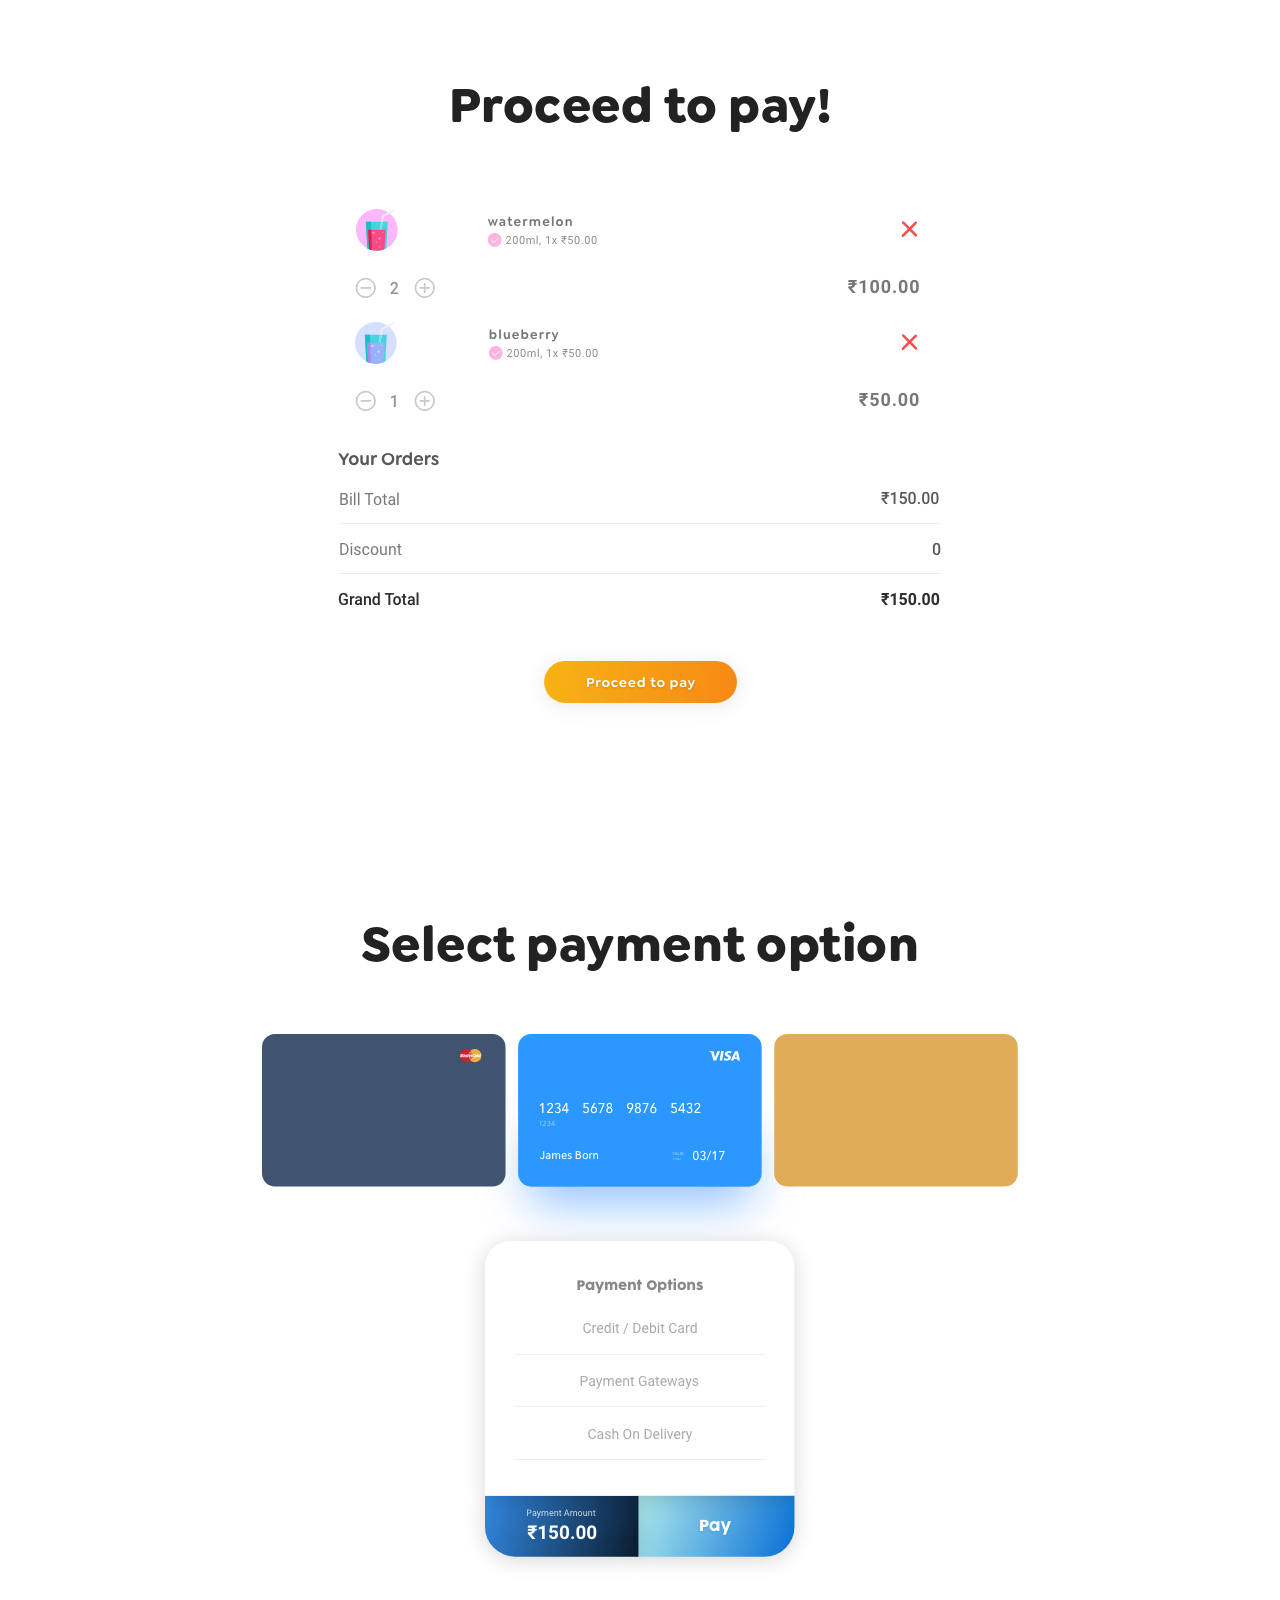
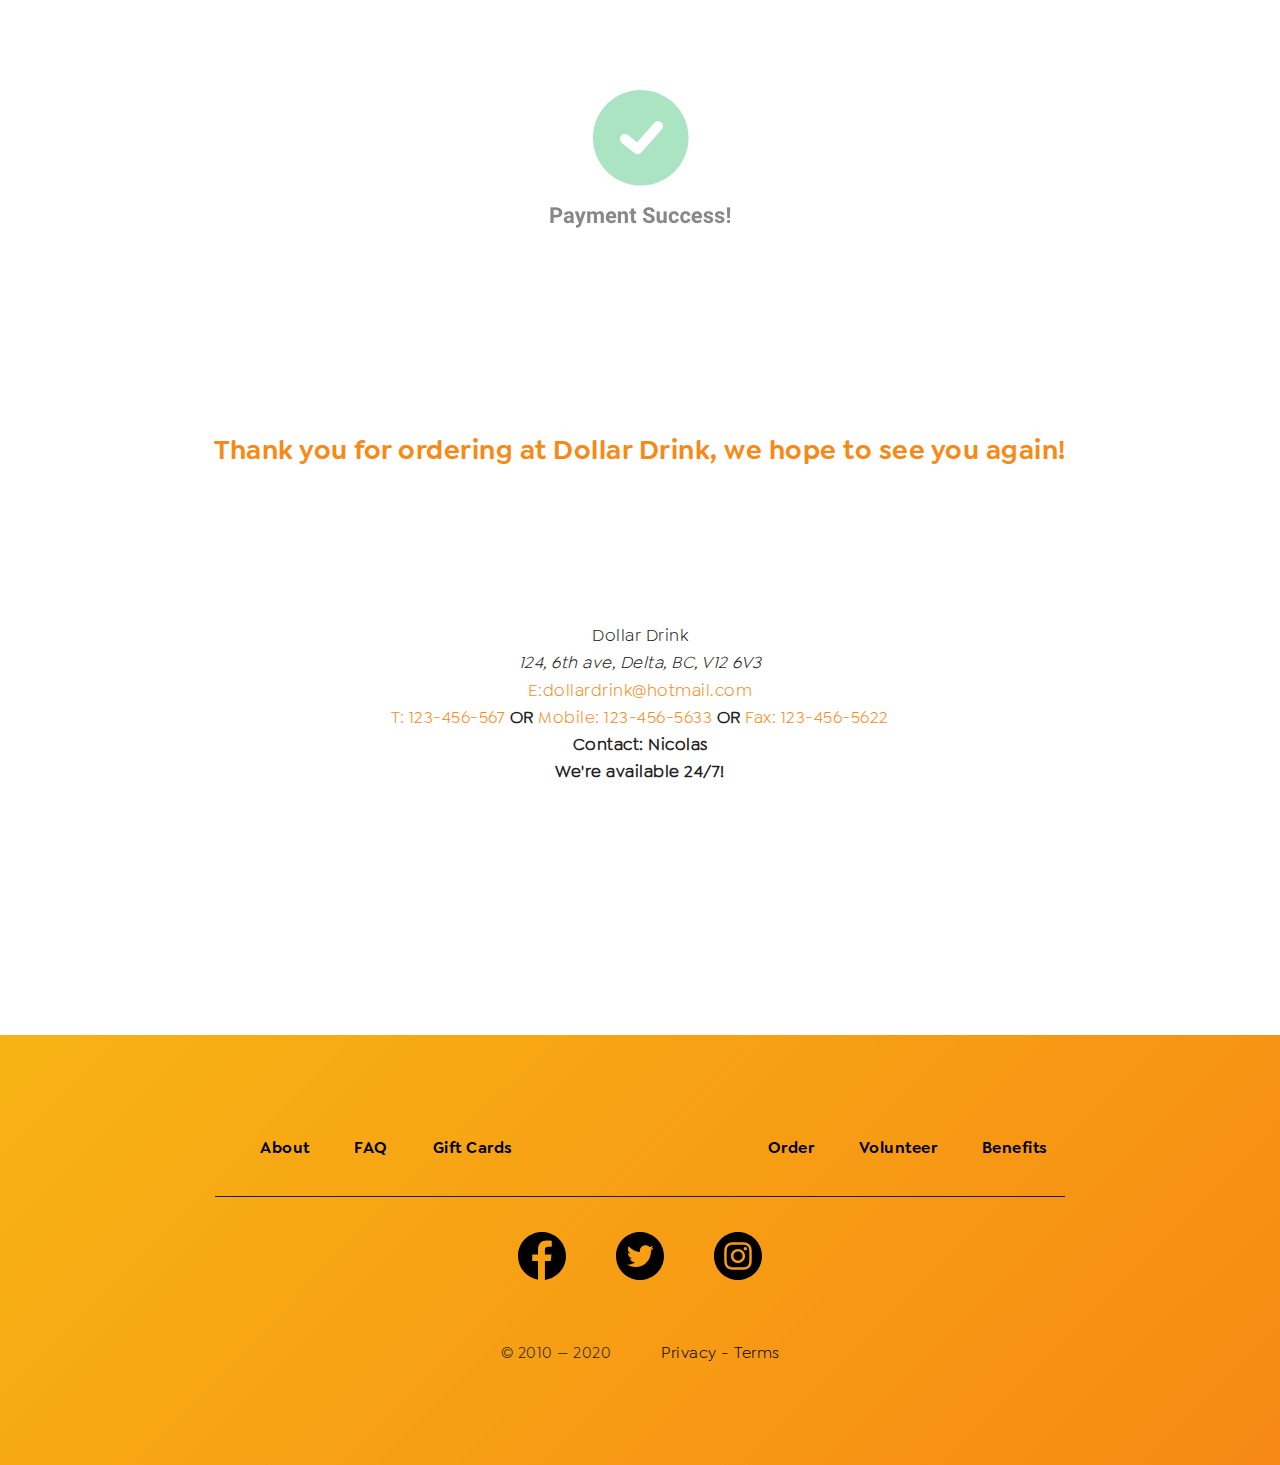
<file: pennyjuiceredesign/order-now.html>
<!DOCTYPE html>
<html lang="en-CA">
	<head>
		<meta charset="utf-8">
	    <meta name="viewport" content="width=device-width, initial-scale=1, shrink-to-fit=no, viewport-fit=cover">
	    <meta name="Description" content="Order Dollar Drink from the official website. ">
		<title>Penny Juice</title>
		<link rel="stylesheet" href="styles/reset.css">
		<link rel="stylesheet" href="styles/main.css">
		<link rel="stylesheet" href="styles/volunteer.css">
		<link rel="stylesheet" href="styles/order.css">
	</head>
	<body>
		<div class="theme-wrapper">
			<header>
				<div class="gn is-flex">
					<div class="left-col">
						<div class="logo">
							<a href="index.html"><img src="images/pennyjuicelogoorange.png"></a>
						</div>
					</div>
					<ul class="mid-col">
						<li><a href="about.html">About</a></li>
						<li><a href="order-now.html">Order Now</a></li>
						<li><a href="childcare-juice.html">Childcare Juice</a></li>
						<li><a href="volunteer.html">Volunteer</a></li>
					</ul>
					<div class="right-col">
						<div class="switch-lang">FR</div>
					</div>
				</div>
			</header>
			<main>
				<section class="order-bnr">
					<div class="bg">
						<img src="images/order-bnr.jpg">
					</div>
					<h2>Order Dollar Drink Juices!</h2>
				</section>
				<section class="form order">
					<div class="container">
						<h3>Call, Email or Place Your Order in Form Below</h3>
						<div class="list">
							<p class="question">What is your name?</p>
							<input class="input-box" type="text">
							<p class="question">What is your phone number?</p>
							<input class="input-box" type="text">
							<p class="question">What is your email address?</p>
							<input class="input-box" type="text">
							<p class="question">Enter your state or province</p>
							<input class="input-box" type="text">
							<p class="question">Enter your zip code</p>
							<input class="input-box" type="text">
						</div>
					</div>
				</section>
				<section class="order-flow">
					<div class="container">
						<h3>Now it’s time to pick your juice!</h3>
						<img src="images/vector/pick1.png">
						<img src="images/vector/pick2.png">
						<img src="images/vector/pick3.png">
						<img src="images/vector/pick4.png">
						<img src="images/vector/pick5.png">
						<img src="images/vector/pick6.png">
						<h3>Add to cart!</h3>
						<img src="images/vector/group1.png">
						<h3>Proceed to pay!</h3>
						<img src="images/vector/group2.png">
						<img src="images/vector/group2-2.png">
						<img src="images/vector/group2-3.png">
						<h3>Select payment option</h3>
						<img src="images/vector/group3.png">
						<img class="payment-vector" src="images/vector/group3-2.png">
					</div>
				</section>
				<section class="contact order">
					<div class="container">
						<h2>Thank you for ordering at Dollar Drink, we hope to see you again!</h2>
						<p>Dollar Drink</p>
						<address>124, 6th ave, Delta, BC, V12 6V3</address>
						<a href="mailto:kizudesignbusiness@gmail.com">E:dollardrink@hotmail.com</a>
						<br>
						<a href="tel:563-386-1999">T: 123-456-567</a>
						<b>OR</b>
						<a href="tel:563-340-3661">Mobile: 123-456-5633</a>
						<b>OR</b>
						<a href="tel:563-386-6200">Fax: 123-456-5622</a>
						<p><strong>Contact: Nicolas <br> We're available 24/7!</strong></p>
					</div>
				</section>
			</main>
			<footer class="footer">
				<div class="container">
					<div class="first-row is-flex">
						<ul class="left-list">
							<li><a href="#">About</a></li>
							<li><a href="#">FAQ</a></li>
							<li><a href="#">Gift Cards</a></li>
						</ul>
						<div class="mid-space"></div>
						<ul class="right-list">
							<li><a href="#">Order</a></li>
							<li><a href="#">Volunteer</a></li>
							<li><a href="#">Benefits</a></li>
						</ul>
					</div>
					<div class="mid-row is-flex">
						<ul>
							<li>
								<img class="social-icon" src="images/facebook.svg">
							</li>
							<li>
								<img class="social-icon" src="images/twitter.svg">
							</li>
							<li>
								<img class="social-icon" src="images/instagram.svg">
							</li>
						</ul>
					</div>
					<div class="last-row is-flex">
						<p>&copy; 2010 — 2020</p>
						<a href="#">Privacy - Terms</a>
					</div>
				</div>
			</footer>
		</div>
	</body>
</html>
</file>
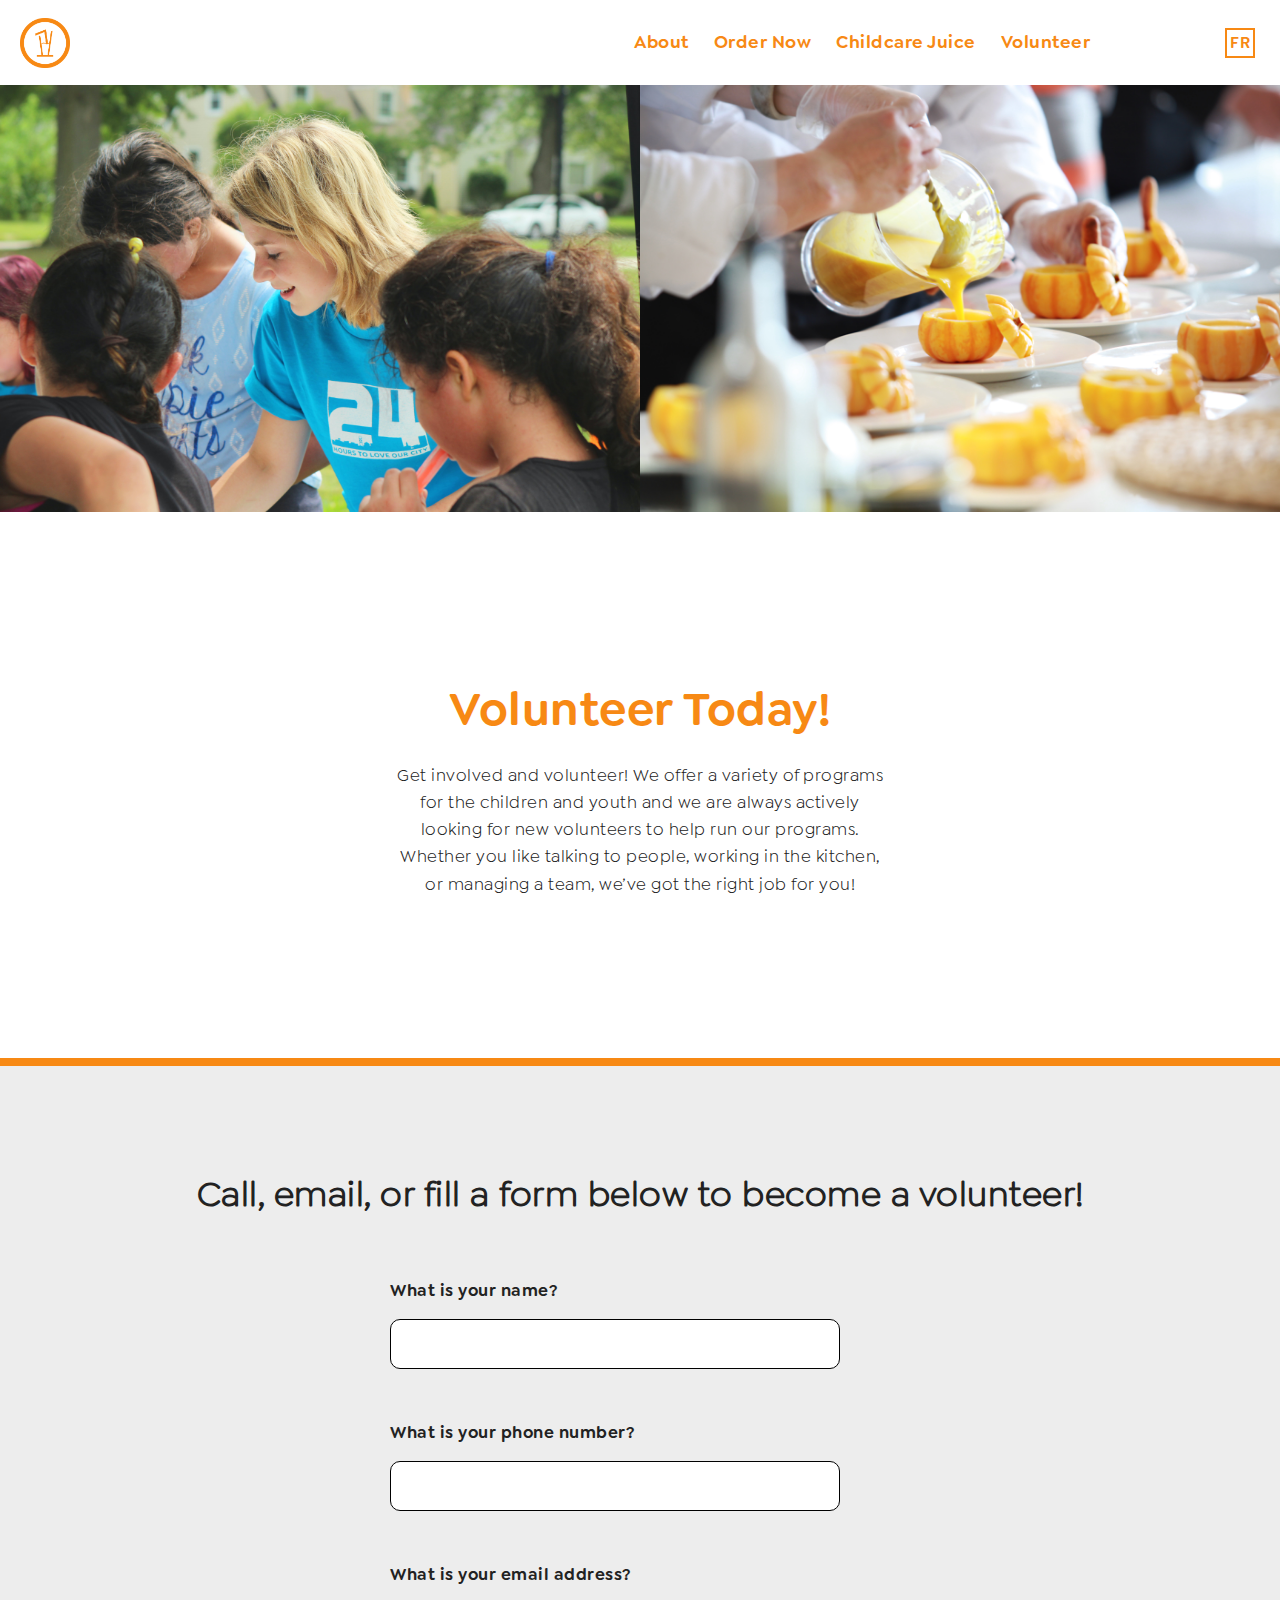
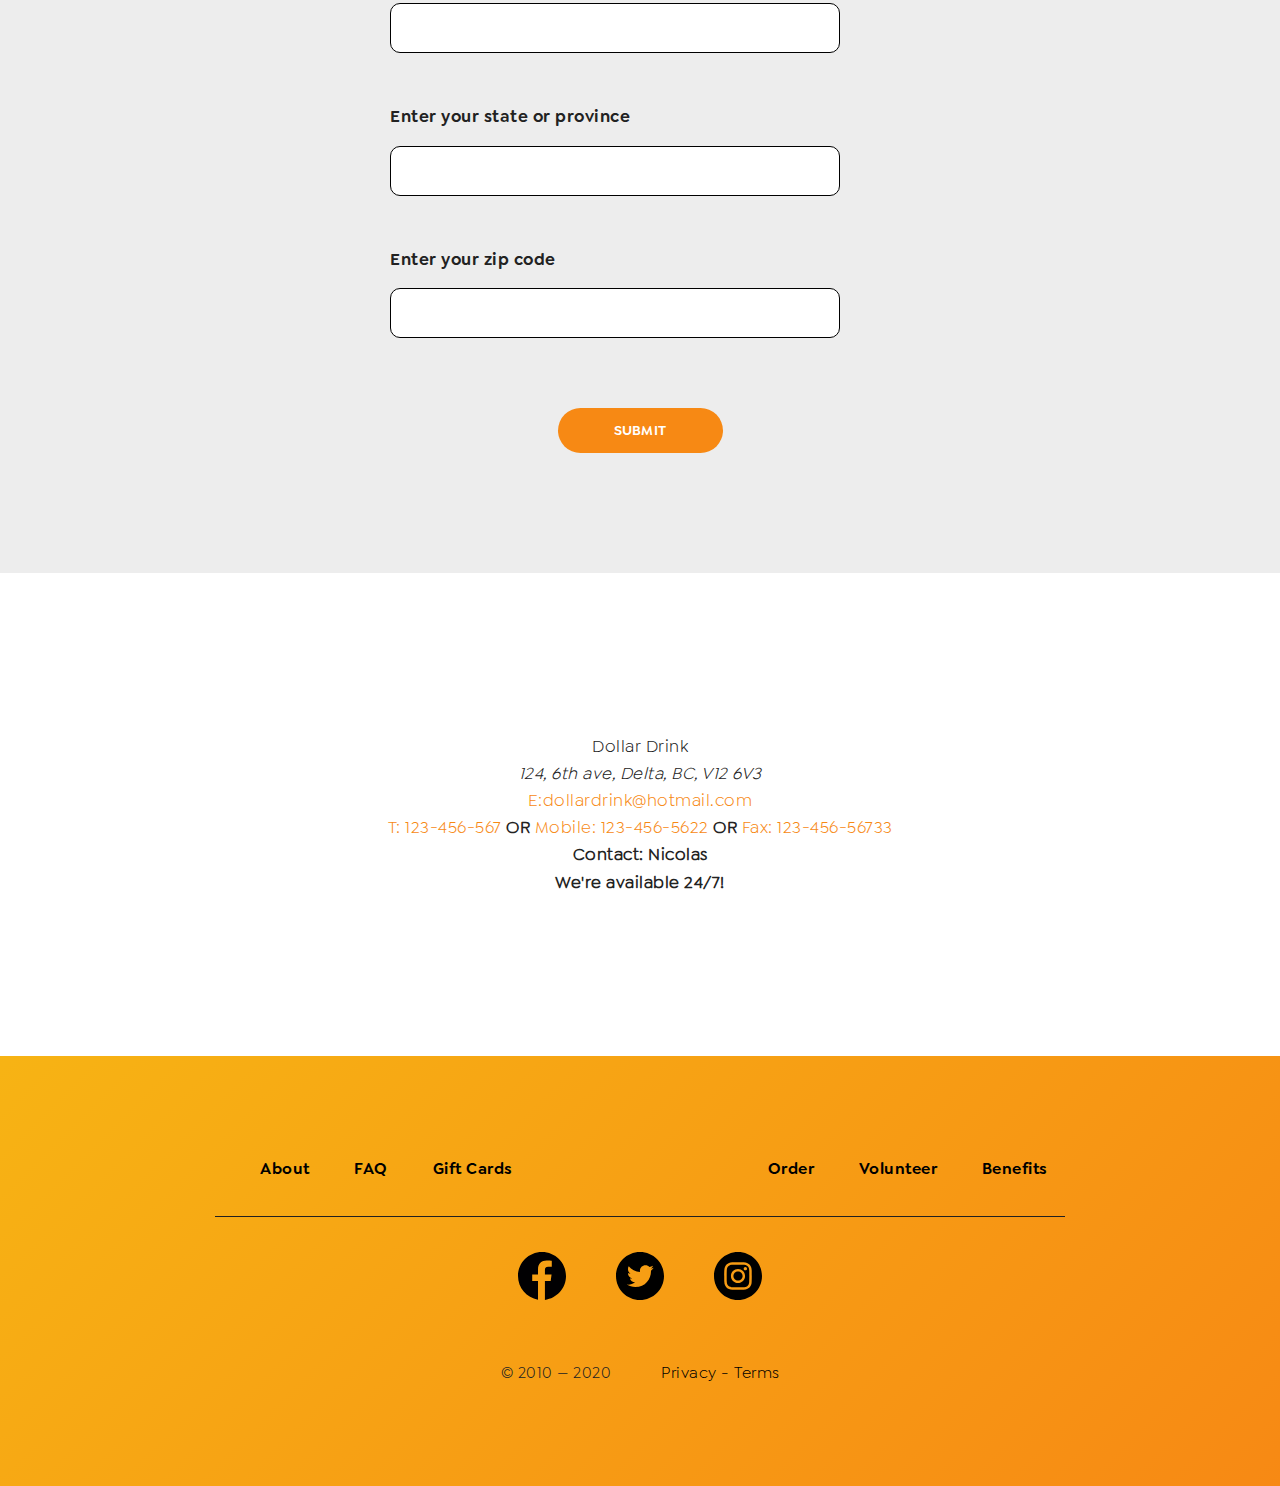
<file: pennyjuiceredesign/volunteer.html>
<!DOCTYPE html>
<html lang="en-CA">
	<head>
		<meta charset="utf-8">
	    <meta name="viewport" content="width=device-width, initial-scale=1, shrink-to-fit=no, viewport-fit=cover">
	    <meta name="Description" content="Order Dollar Drink from the official website. ">
		<title>Penny Juice</title>
		<link rel="stylesheet" href="styles/reset.css">
		<link rel="stylesheet" href="styles/main.css">
		<link rel="stylesheet" href="styles/volunteer.css">
	</head>
	<body>
		<div class="theme-wrapper">
			<header>
				<div class="gn is-flex">
					<div class="left-col">
						<div class="logo">
							<a href="index.html"><img src="images/pennyjuicelogoorange.png"></a>
						</div>
					</div>
					<ul class="mid-col">
						<li><a href="about.html">About</a></li>
						<li><a href="order-now.html">Order Now</a></li>
						<li><a href="childcare-juice.html">Childcare Juice</a></li>
						<li><a href="volunteer.html">Volunteer</a></li>
					</ul>
					<div class="right-col">
						<div class="switch-lang">FR</div>
					</div>
				</div>
			</header>
			<main>
				<section class="volunteer-bnr">
					<div class="img-col">
						<img src="images/volunteer-bnr.jpg">
						<img src="images/home-img2.jpg">
					</div>
				</section>
				<section class="volunteer">
					<div class="container">
						<h2>Volunteer Today!</h2>
						<p>Get involved and volunteer! We offer a variety of programs for the children and youth and we are always actively looking for new volunteers to help run our programs. Whether you like talking to people, working in the kitchen, or managing a team, we’ve got the right job for you!</p>
					</div>
				</section>
				<section class="form">
					<div class="container">
						<h3>Call, email, or fill a form below to become a volunteer!</h3>
						<div class="list">
							<p class="question">What is your name?</p>
							<input class="input-box" type="text">
							<p class="question">What is your phone number?</p>
							<input class="input-box" type="text">
							<p class="question">What is your email address?</p>
							<input class="input-box" type="text">
							<p class="question">Enter your state or province</p>
							<input class="input-box" type="text">
							<p class="question">Enter your zip code</p>
							<input class="input-box" type="text">
						</div>
						<button href="#" class="cta-btn">Submit</button>
					</div>
				</section>
				<section class="contact">
					<div class="container">
						<p>Dollar Drink</p>
						<address>124, 6th ave, Delta, BC, V12 6V3</address>
						<a href="mailto:kizudesignbusiness@gmail.com">E:dollardrink@hotmail.com</a>
						<br>
						<a href="tel:563-386-1999">T: 123-456-567</a>
						<b>OR</b>
						<a href="tel:563-340-3661">Mobile: 123-456-5622</a>
						<b>OR</b>
						<a href="tel:563-386-6200">Fax: 123-456-56733</a>
						<p><strong>Contact: Nicolas <br> We're available 24/7!</strong></p>
					</div>
				</section>
			</main>
			<footer class="footer">
				<div class="container">
					<div class="first-row is-flex">
						<ul class="left-list">
							<li><a href="#">About</a></li>
							<li><a href="#">FAQ</a></li>
							<li><a href="#">Gift Cards</a></li>
						</ul>
						<div class="mid-space"></div>
						<ul class="right-list">
							<li><a href="#">Order</a></li>
							<li><a href="#">Volunteer</a></li>
							<li><a href="#">Benefits</a></li>
						</ul>
					</div>
					<div class="mid-row is-flex">
						<ul>
							<li>
								<img class="social-icon" src="images/facebook.svg">
							</li>
							<li>
								<img class="social-icon" src="images/twitter.svg">
							</li>
							<li>
								<img class="social-icon" src="images/instagram.svg">
							</li>
						</ul>
					</div>
					<div class="last-row is-flex">
						<p>&copy; 2010 — 2020</p>
						<a href="#">Privacy - Terms</a>
					</div>
				</div>
			</footer>
		</div>
	</body>
</html>
</file>
<file: styles/main.css>
/*
|------------------------------------------
|  Global
|------------------------------------------
*/
@font-face {
    font-family: "Goldplay Regular";
    src: url(../Goldplay/Goldplay\ Regular.otf);
}

@font-face {
	font-family: "Goldplay SemiBold";
    src: url(../Goldplay/Goldplay\ SemiBold.otf);
}

@font-face {
	font-family: "Goldplay Bold";
    src: url(../Goldplay/Goldplay\ Bold.otf);
}

body {
    font-family:"Goldplay Regular";
    line-height: 1.6;
    font-size: 17px;
    letter-spacing: 0.5px;
}

.theme-wrapper {
	overflow: hidden;
}

.is-flex {
	display: flex;
}

.container {
	max-width: 1200px;
	margin: 0 auto;
}

.bg-center {
	background-size: cover;
	background-position: center;
	background-repeat: no-repeat;
}


/*
|------------------------------------------
|  Link
|------------------------------------------
*/
a {
	text-decoration: none;
	color: #F78914;
}

/*
|------------------------------------------
|  Typography
|------------------------------------------
*/
h2 {
	font-family:"Goldplay SemiBold";
	font-size: 47px;
	color:  #F78914;
	margin-bottom: 15px;
}

/*
|------------------------------------------
|  Btn
|------------------------------------------
*/
.cta-btn {
	color: #fff;
    font-size: 14px;
    text-transform: uppercase;
    font-family: 'Goldplay SemiBold';
    letter-spacing: 0.05px;
    width: 165px;
    height: 45px;
    background: #F78914;
    border-radius: 50px;
    border: none;
    margin-top: 20px;
    border: 1px solid linear-gradient(125deg, rgba(247,218,20,1) 0%, rgba(247,137,20,1) 100%);
    transition: color .35s ease, background .35s ease-in-out, border .35s ease;
}

.cta-btn:hover {
	color: #F78914;
	border: 1px solid #F78914;
	background: #fff;
}

/*
|------------------------------------------
|  Global Nav
|------------------------------------------
*/
.gn {
	font-family:"Goldplay SemiBold";
    font-weight: bold;
	font-size: 18px;
	height: 85px;	
	align-items: center;
} 

.gn .left-col {
	flex-basis: 33.3333%;
	max-width: 33.3333%;
	color: #fff;
	margin-left: 20px;
}

.gn .logo img {
	width: 50px;
}

.gn .mid-col {
	flex-basis: 53.3333%;
	max-width: 53.3333%;
	display: inline-flex;
	justify-content: flex-end;
}

.gn .mid-col li {
	margin-left: 25px;
}

.gn .mid-col a {
	transition: color .35s ease;
}

.gn .mid-col a:hover {
	color: #000;
}

.gn .right-col {
	flex-basis: 13.3333%;
	max-width: 13.3333%;
	justify-content: flex-end;
	display: flex;
	margin-right: 25px;
}

.switch-lang {
	border: 2px solid;
	color: #F78914;
	width: 30px;
	height: 30px;
	font-size: 16px;
	align-items: center;
	justify-content: center;
	display: flex;
}

/*
|------------------------------------------
|  Banner
|------------------------------------------
*/
.home-bnr {
	font-family:"Goldplay Bold";
	background-image: url(../images/home-bnr.jpg);
	border-bottom: 8px solid #F78914;

}

.home-bnr .container {
	height: 45vw;
	padding: 0 60px;
}

.home-bnr.bg-center {
	background-size: 94%;
    background-position: revert;
    background-position-x: -360%;
    background-position-y: -31px;
    background-repeat: no-repeat;
}

.bnr-deco {
	width: 50%;
    height: 100%;
    background: #fff;
    margin-left: auto;
    transform: skew(-30deg);
}

.bnr-deco h1 {
	font-size: 29px;
	max-width: 260px;
	margin-left: auto;
	padding-top: 150px;
	color: #F78914;
	transform: skew(30deg) translate(-150px, 30px);
}

/*
|------------------------------------------
|  Our Story
|------------------------------------------
*/
.our-story {
	text-align: center;
	padding: 130px 0 140px;
	border-bottom: 8px solid #F78914;
	position: relative;
}

.our-story-bg1,
.our-story-bg2 {
	position: absolute;
	z-index: -1;
}


.our-story-bg1 {
	transform: rotate(135deg) translate(101px, 820px) scale(0.5);
}

.our-story-bg2 {
	transform: rotate(-135deg) translate(-200px, 900px) scale(0.5);
}

.our-story p {
	max-width: 521px;
	margin: 0 auto;
	text-align: left;
}

.our-story .cta-btn {
	margin-top: 50px;
}

/*
|------------------------------------------
|  Nutrition /& Want to join?
|------------------------------------------
*/
.nutrition,
.want-to-join {
	background: rgba(196, 196, 196, 0.25);
}

.nutrition .is-flex,
.want-to-join .is-flex {
	height: 450px;
}

.nutrition .left-col,
.want-to-join .right-col {
	flex-basis: 50%;
    max-width: 50%;
    padding: 40px 55px;
    justify-content: center;
    display: flex;
    flex-direction: column;
}

.nutrition .left-col p,
.want-to-join .right-col p {
	max-width: 400px;
}

.nutrition .right-col,
.want-to-join .left-col {
	background-image: url(../images/home-img1.jpg);
	width: 50%;
	flex-basis: 50%;
	max-width: 50%;
}

/*
|------------------------------------------
|  Guarantee
|------------------------------------------
*/
.guarantee {
	text-align: center;
	padding: 100px 0;
	border-bottom: 8px solid #F78914;
}

.guarantee p {
	margin: 0 auto;
	max-width: 520px;
}

.guarantee .cta-btn {
	margin-top: 50px;
	width: 185px;
}

/*
|------------------------------------------
|  Want to join?
|------------------------------------------
*/
.want-to-join .right-col {
	align-items: center;
	text-align: center;
}

.want-to-join .right-col h2 {
	font-size: 35px;
}

.want-to-join .left-col {
	background-image: url(../images/home-img2.jpg);

}

.want-to-join .cta-btn {
	width: 185px;
}

/*
|------------------------------------------
|  Footer
|------------------------------------------
*/
.footer {
	font-family: "Goldplay SemiBold";
	font-size: 16px;
	padding: 100px 0;
	text-align: center;
	background: linear-gradient(135deg, rgba(247,218,20,1) -93%, rgba(247,176,20,1) 8%, rgba(247,137,20,1) 100%);
}

.footer .container {
	max-width: 850px;
    margin: 0 auto;
    display: flex;
    flex-direction: column;
}

.footer a {
	color: #000;
	transition: color .25s ease;
}

.footer a:hover {
	color: #fff;
}

.footer .first-row {
	border-bottom: .1px solid #202020;
	padding-bottom: 35px;
}

.footer .first-row li:not(:last-child) {
	padding-right: 15%;
}

.footer .left-list {
	display: flex;
	flex-basis: 35%;
	max-width: 35%;
	justify-content: flex-end;
}

.footer .mid-space {
	flex-basis: 30%;
	max-width: 30%;
}

.footer .right-list {
	display: flex;
	flex-basis: 35%;
	max-width: 35%;
}

.footer .mid-row ul {
	display: flex;
    margin: 0 auto;
    margin-top: 35px;
}

.footer .mid-row li:not(:last-child) {
	padding-right: 50px;
}

.footer .social-icon {
	width: 48px;
}

.footer .last-row {
	font-family: Goldplay Regular;
	display: flex;
    margin: 0 auto;
    padding-top: 60px;
}

.footer .last-row p:first-child {
	padding-right: 50px;
}



/*
|------------------------------------------
|------------------------------------------
|------------------------------------------
|  Media Queries
|------------------------------------------
|------------------------------------------
|------------------------------------------
*/
@media (min-width: 1450px) {
	body {
		font-size: 20px;
	}
}

@media (min-width: 1920px) {
	/*global*/
	body {
		font-size: 25px;
	}

	.cta-btn {
		font-size: 18px;
		width: 225px;
    	height: 55px;
	}

	.guarantee .cta-btn,
	.want-to-join .cta-btn {
		width: 235px;
	}

	/*gn*/
	.gn {
		font-size: 25px;
    	height: 125px;
	}

	.gn .logo {
		width: 60px;
    	height: 60px;
	}

	.switch-lang {
		width: 40px;
   	 	height: 40px;
   	 	font-size: 20px;
	}

	.gn .mid-col li {
    	margin-left: 40px;
	}

	.gn .right-col {
	    margin-right: 45px;
	}

	.gn .left-col {
	    margin-left: 40px;
	}

	/*Banner*/
	.bnr-deco {
	    width: 100%;
	    transform: skew(-30deg) translate(460px);
	}

	.bnr-deco h1 {
	    font-size: 39px;
	    max-width: 363px;
	    padding-top: 211px;
	    transform: skew(30deg) translate(-150px, 30px);
	    position: absolute;
	    left: 450px;
	    top: 0;
	}

	/*Our Story*/
	.our-story {
		padding: 250px 0 240px;
	}

	.our-story-bg1 {
	    transform: rotate(135deg) translate(101px, 820px) scale(0.8);
	}
	
	.our-story-bg2 {
	    transform: rotate(-135deg) translate(-60%, 120%) scale(0.8);
	}

	.our-story p {
		max-width: 600px;
	}

	/*nutrition, want to join*/
	.nutrition .container,
	.want-to-join .container {
		max-width: none;
		margin: 0 auto;
	}

	.nutrition .left-col {
		margin-left: 300px;
	}
		
}
</file>
<file: styles/childcare.css>
/*
|------------------------------------------
|  childcare bnr
|------------------------------------------
*/
.childcare-bnr {
	overflow: hidden;
	max-height: 250px;
}

.childcare-bnr img {
	width: 100%;
}

.childcare-bnr img:nth-of-type(2),
.childcare-bnr img:nth-of-type(3){
    height: 100%;
}

.childcare-bnr .img-row {
    display: flex;
    flex-basis: 33.3333%;
    max-width: 33.333%;
}

/*
|------------------------------------------
|  Benefit
|------------------------------------------
*/
.benefit {
	background-image: url(../images/childcare-img3.jpg);
	border-bottom: 8px solid #F78914;
    border-top: 8px solid #F78914;
}

.benefit .container {
	height: 45vw;
	padding: 0 60px;
}

.benefit.bg-center {
    background-size: 70%;
    background-position-x: 443px;
    background-position-y: -268px;
    background-repeat: no-repeat;
}

.benefit-deco {
    width: 100%;
    height: 100%;
    background: #fff;
    margin-right: auto;
    transform: skew(-30deg) translateX(-500px);
}

.benefit-deco h2 {
    padding-top: 100px;
    transform: skew(30deg) translate(403px, -20px);
}

.benefit-deco p {
    transform: skew(30deg) translateX(520px);
    max-width: 430px;
}

/*
|------------------------------------------
|  Our quality
|------------------------------------------
*/
.quality {
	background-image: url(../images/childcare-img4.jpg);
	overflow: hidden;
}

.quality .container {
	height: 45vw;
	padding: 0 60px;
}

.quality.bg-center {
    background-size: 69%;
    background-position-x: -80px;
    background-position-y: 0;
    background-repeat: no-repeat;
}

.quality-deco {
    width: 100%;
    height: 101%;
    background: rgba(237, 237, 237, 1);
    margin-left: auto;
    transform: skew(30deg) translate(400px);
}

.quality-deco h2 {
	padding-top: 100px;
    transform: skew(-30deg) translate(123px, 0px);
}

.quality-deco p {
	transform: skew(-30deg) translate(210px, 22px);
    max-width: 410px;
}


/*
|------------------------------------------
|------------------------------------------
|------------------------------------------
|  Media Queries
|------------------------------------------
|------------------------------------------
|------------------------------------------
*/
@media (min-width: 1500px) {
    .benefit.bg-center {
        background-position-x: 523px;
    }

    .quality-deco {
        width: 120%;
    }
}

@media (min-width: 1700px) {

    .childcare-bnr {
        max-height: 370px;
    }

    .childcare-bnr img:nth-of-type(1) {
        transform: translateY(-200px);
    }
    .childcare-bnr img:nth-of-type(2),
    .childcare-bnr img:nth-of-type(3){
        transform: translateY(-30px);
    }

    .benefit {
        border-bottom: 14px solid #F78914;
    }

    .benefit-deco {
        width: 60%;
        transform: skew(-30deg) translateX(-110px);
    }

    .benefit.bg-center {
        background-position-x: 576px;
    }

    .benefit-deco h2 {
        transform: skew(30deg) translateX(-135px);
    }

    .benefit-deco p {
        transform: skew(30deg) translateX(0);
    }

    .quality-deco {
        width: 130%;
    }

    .quality-deco h2 {
        transform: skew(-30deg) translate(193px, 40px);
    }

    .quality-deco p {
        transform: skew(-30deg) translate(300px, 82px);
        max-width: 510px;
    }
}
</file>
<file: pennyjuiceredesign/styles/main.css>
/*
|------------------------------------------
|  Global
|------------------------------------------
*/
@font-face {
    font-family: "Goldplay Regular";
    src: url(../Goldplay/Goldplay\ Regular.otf);
}

@font-face {
	font-family: "Goldplay SemiBold";
    src: url(../Goldplay/Goldplay\ SemiBold.otf);
}

@font-face {
	font-family: "Goldplay Bold";
    src: url(../Goldplay/Goldplay\ Bold.otf);
}

body {
    font-family:"Goldplay Regular";
    line-height: 1.6;
    font-size: 17px;
    letter-spacing: 0.5px;
}

.theme-wrapper {
	overflow: hidden;
}

.is-flex {
	display: flex;
}

.container {
	max-width: 1200px;
	margin: 0 auto;
}

.bg-center {
	background-size: cover;
	background-position: center;
	background-repeat: no-repeat;
}


/*
|------------------------------------------
|  Link
|------------------------------------------
*/
a {
	text-decoration: none;
	color: #F78914;
}

/*
|------------------------------------------
|  Typography
|------------------------------------------
*/
h2 {
	font-family:"Goldplay SemiBold";
	font-size: 47px;
	color:  #F78914;
	margin-bottom: 15px;
}

/*
|------------------------------------------
|  Btn
|------------------------------------------
*/
.cta-btn {
	color: #fff;
    font-size: 14px;
    text-transform: uppercase;
    font-family: 'Goldplay SemiBold';
    letter-spacing: 0.05px;
    width: 165px;
    height: 45px;
    background: #F78914;
    border-radius: 50px;
    border: none;
    margin-top: 20px;
    border: 1px solid linear-gradient(125deg, rgba(247,218,20,1) 0%, rgba(247,137,20,1) 100%);
    transition: color .35s ease, background .35s ease-in-out, border .35s ease;
}

.cta-btn:hover {
	color: #F78914;
	border: 1px solid #F78914;
	background: #fff;
}

/*
|------------------------------------------
|  Global Nav
|------------------------------------------
*/
.gn {
	font-family:"Goldplay SemiBold";
    font-weight: bold;
	font-size: 18px;
	height: 85px;	
	align-items: center;
} 

.gn .left-col {
	flex-basis: 33.3333%;
	max-width: 33.3333%;
	color: #fff;
	margin-left: 20px;
}

.gn .logo img {
	width: 50px;
}

.gn .mid-col {
	flex-basis: 53.3333%;
	max-width: 53.3333%;
	display: inline-flex;
	justify-content: flex-end;
}

.gn .mid-col li {
	margin-left: 25px;
}

.gn .mid-col a {
	transition: color .35s ease;
}

.gn .mid-col a:hover {
	color: #000;
}

.gn .right-col {
	flex-basis: 13.3333%;
	max-width: 13.3333%;
	justify-content: flex-end;
	display: flex;
	margin-right: 25px;
}

.switch-lang {
	border: 2px solid;
	color: #F78914;
	width: 30px;
	height: 30px;
	font-size: 16px;
	align-items: center;
	justify-content: center;
	display: flex;
}

/*
|------------------------------------------
|  Banner
|------------------------------------------
*/
.home-bnr {
	font-family:"Goldplay Bold";
	background-image: url(../images/home-bnr.jpg);
	border-bottom: 8px solid #F78914;

}

.home-bnr .container {
	height: 45vw;
	padding: 0 60px;
}

.home-bnr.bg-center {
	background-size: 94%;
    background-position: revert;
    background-position-x: -360%;
    background-position-y: -31px;
    background-repeat: no-repeat;
}

.bnr-deco {
	width: 50%;
    height: 100%;
    background: #fff;
    margin-left: auto;
    transform: skew(-30deg);
}

.bnr-deco h1 {
	font-size: 29px;
	max-width: 260px;
	margin-left: auto;
	padding-top: 150px;
	color: #F78914;
	transform: skew(30deg) translate(-150px, 30px);
}

/*
|------------------------------------------
|  Our Story
|------------------------------------------
*/
.our-story {
	text-align: center;
	padding: 130px 0 140px;
	border-bottom: 8px solid #F78914;
	position: relative;
}

.our-story-bg1,
.our-story-bg2 {
	position: absolute;
	z-index: -1;
}


.our-story-bg1 {
	transform: rotate(135deg) translate(101px, 820px) scale(0.5);
}

.our-story-bg2 {
	transform: rotate(-135deg) translate(-200px, 900px) scale(0.5);
}

.our-story p {
	max-width: 521px;
	margin: 0 auto;
	text-align: left;
}

.our-story .cta-btn {
	margin-top: 50px;
}

/*
|------------------------------------------
|  Nutrition /& Want to join?
|------------------------------------------
*/
.nutrition,
.want-to-join {
	background: rgba(196, 196, 196, 0.25);
}

.nutrition .is-flex,
.want-to-join .is-flex {
	height: 450px;
}

.nutrition .left-col,
.want-to-join .right-col {
	flex-basis: 50%;
    max-width: 50%;
    padding: 40px 55px;
    justify-content: center;
    display: flex;
    flex-direction: column;
}

.nutrition .left-col p,
.want-to-join .right-col p {
	max-width: 400px;
}

.nutrition .right-col,
.want-to-join .left-col {
	background-image: url(../images/home-img1.jpg);
	width: 50%;
	flex-basis: 50%;
	max-width: 50%;
}

/*
|------------------------------------------
|  Guarantee
|------------------------------------------
*/
.guarantee {
	text-align: center;
	padding: 100px 0;
	border-bottom: 8px solid #F78914;
}

.guarantee p {
	margin: 0 auto;
	max-width: 520px;
}

.guarantee .cta-btn {
	margin-top: 50px;
	width: 185px;
}

/*
|------------------------------------------
|  Want to join?
|------------------------------------------
*/
.want-to-join .right-col {
	align-items: center;
	text-align: center;
}

.want-to-join .right-col h2 {
	font-size: 35px;
}

.want-to-join .left-col {
	background-image: url(../images/home-img2.jpg);

}

.want-to-join .cta-btn {
	width: 185px;
}

/*
|------------------------------------------
|  Footer
|------------------------------------------
*/
.footer {
	font-family: "Goldplay SemiBold";
	font-size: 16px;
	padding: 100px 0;
	text-align: center;
	background: linear-gradient(135deg, rgba(247,218,20,1) -93%, rgba(247,176,20,1) 8%, rgba(247,137,20,1) 100%);
}

.footer .container {
	max-width: 850px;
    margin: 0 auto;
    display: flex;
    flex-direction: column;
}

.footer a {
	color: #000;
	transition: color .25s ease;
}

.footer a:hover {
	color: #fff;
}

.footer .first-row {
	border-bottom: .1px solid #202020;
	padding-bottom: 35px;
}

.footer .first-row li:not(:last-child) {
	padding-right: 15%;
}

.footer .left-list {
	display: flex;
	flex-basis: 35%;
	max-width: 35%;
	justify-content: flex-end;
}

.footer .mid-space {
	flex-basis: 30%;
	max-width: 30%;
}

.footer .right-list {
	display: flex;
	flex-basis: 35%;
	max-width: 35%;
}

.footer .mid-row ul {
	display: flex;
    margin: 0 auto;
    margin-top: 35px;
}

.footer .mid-row li:not(:last-child) {
	padding-right: 50px;
}

.footer .social-icon {
	width: 48px;
}

.footer .last-row {
	font-family: Goldplay Regular;
	display: flex;
    margin: 0 auto;
    padding-top: 60px;
}

.footer .last-row p:first-child {
	padding-right: 50px;
}



/*
|------------------------------------------
|------------------------------------------
|------------------------------------------
|  Media Queries
|------------------------------------------
|------------------------------------------
|------------------------------------------
*/
@media (min-width: 1450px) {
	body {
		font-size: 20px;
	}
}

@media (min-width: 1920px) {
	/*global*/
	body {
		font-size: 25px;
	}

	.cta-btn {
		font-size: 18px;
		width: 225px;
    	height: 55px;
	}

	.guarantee .cta-btn,
	.want-to-join .cta-btn {
		width: 235px;
	}

	/*gn*/
	.gn {
		font-size: 25px;
    	height: 125px;
	}

	.gn .logo {
		width: 60px;
    	height: 60px;
	}

	.switch-lang {
		width: 40px;
   	 	height: 40px;
   	 	font-size: 20px;
	}

	.gn .mid-col li {
    	margin-left: 40px;
	}

	.gn .right-col {
	    margin-right: 45px;
	}

	.gn .left-col {
	    margin-left: 40px;
	}

	/*Banner*/
	.bnr-deco {
	    width: 100%;
	    transform: skew(-30deg) translate(460px);
	}

	.bnr-deco h1 {
	    font-size: 39px;
	    max-width: 363px;
	    padding-top: 211px;
	    transform: skew(30deg) translate(-150px, 30px);
	    position: absolute;
	    left: 450px;
	    top: 0;
	}

	/*Our Story*/
	.our-story {
		padding: 250px 0 240px;
	}

	.our-story-bg1 {
	    transform: rotate(135deg) translate(101px, 820px) scale(0.8);
	}
	
	.our-story-bg2 {
	    transform: rotate(-135deg) translate(-60%, 120%) scale(0.8);
	}

	.our-story p {
		max-width: 600px;
	}

	/*nutrition, want to join*/
	.nutrition .container,
	.want-to-join .container {
		max-width: none;
		margin: 0 auto;
	}

	.nutrition .left-col {
		margin-left: 300px;
	}
		
}
</file>
<file: pennyjuiceredesign/styles/childcare.css>
/*
|------------------------------------------
|  childcare bnr
|------------------------------------------
*/
.childcare-bnr {
	overflow: hidden;
	max-height: 250px;
}

.childcare-bnr img {
	width: 100%;
}

.childcare-bnr img:nth-of-type(2),
.childcare-bnr img:nth-of-type(3){
    height: 100%;
}

.childcare-bnr .img-row {
    display: flex;
    flex-basis: 33.3333%;
    max-width: 33.333%;
}

/*
|------------------------------------------
|  Benefit
|------------------------------------------
*/
.benefit {
	background-image: url(../images/childcare-img3.jpg);
	border-bottom: 8px solid #F78914;
    border-top: 8px solid #F78914;
}

.benefit .container {
	height: 45vw;
	padding: 0 60px;
}

.benefit.bg-center {
    background-size: 70%;
    background-position-x: 443px;
    background-position-y: -268px;
    background-repeat: no-repeat;
}

.benefit-deco {
    width: 100%;
    height: 100%;
    background: #fff;
    margin-right: auto;
    transform: skew(-30deg) translateX(-500px);
}

.benefit-deco h2 {
    padding-top: 100px;
    transform: skew(30deg) translate(403px, -20px);
}

.benefit-deco p {
    transform: skew(30deg) translateX(520px);
    max-width: 430px;
}

/*
|------------------------------------------
|  Our quality
|------------------------------------------
*/
.quality {
	background-image: url(../images/childcare-img4.jpg);
	overflow: hidden;
}

.quality .container {
	height: 45vw;
	padding: 0 60px;
}

.quality.bg-center {
    background-size: 69%;
    background-position-x: -80px;
    background-position-y: 0;
    background-repeat: no-repeat;
}

.quality-deco {
    width: 100%;
    height: 101%;
    background: rgba(237, 237, 237, 1);
    margin-left: auto;
    transform: skew(30deg) translate(400px);
}

.quality-deco h2 {
	padding-top: 100px;
    transform: skew(-30deg) translate(123px, 0px);
}

.quality-deco p {
	transform: skew(-30deg) translate(210px, 22px);
    max-width: 410px;
}


/*
|------------------------------------------
|------------------------------------------
|------------------------------------------
|  Media Queries
|------------------------------------------
|------------------------------------------
|------------------------------------------
*/
@media (min-width: 1500px) {
    .benefit.bg-center {
        background-position-x: 523px;
    }

    .quality-deco {
        width: 120%;
    }
}

@media (min-width: 1700px) {

    .childcare-bnr {
        max-height: 370px;
    }

    .childcare-bnr img:nth-of-type(1) {
        transform: translateY(-200px);
    }
    .childcare-bnr img:nth-of-type(2),
    .childcare-bnr img:nth-of-type(3){
        transform: translateY(-30px);
    }

    .benefit {
        border-bottom: 14px solid #F78914;
    }

    .benefit-deco {
        width: 60%;
        transform: skew(-30deg) translateX(-110px);
    }

    .benefit.bg-center {
        background-position-x: 576px;
    }

    .benefit-deco h2 {
        transform: skew(30deg) translateX(-135px);
    }

    .benefit-deco p {
        transform: skew(30deg) translateX(0);
    }

    .quality-deco {
        width: 130%;
    }

    .quality-deco h2 {
        transform: skew(-30deg) translate(193px, 40px);
    }

    .quality-deco p {
        transform: skew(-30deg) translate(300px, 82px);
        max-width: 510px;
    }
}
</file>
<file: styles/about.css>
.orange-bnr{ 
    position: relative;
    overflow: hidden;
    height: 850px;
    width: 1920px;
}
.about{
    position: absolute;
    color: white;
    font-size: 60px;
    top: 250px;
    left: 100px;
    font-family: "Goldplay Bold";
}
.explain{
    top: 425px;
    max-width: 600px;
    left: 100px;
    font-family: "Goldplay Regular";
    font-size: 30px;
    position: absolute;
    color: white;
}
.learn{
    position: absolute;
    top: 800px;
    left: 825px;
    font-size: 30px;
    color: white;
}
.arrow{
    position: absolute;
    top: 830px;
    left: 850px;
    width: 100px;
}
#brand{
    margin-top: 50px;
    margin-left: 400px;
    margin-bottom: 50px;
    font-size: 40px;
    font-family: "Goldplay Bold";
    color: #f78914;
}
.opening{
    margin-left: 400px;
    margin-right: 400px;
    margin-bottom: 0px;
    width: 1000px;
}
.wrap{
    display: inline-block;
    margin-left: 400px;
    width: 400px;
    margin-bottom:100px;
}

.wrapped-img{
    position: absolute;
    width: 600px;
    height: 330px;
    left: 800px;
    top: 1250px;
    margin-top: 0px;
    padding-top: 0px;
}
.off{
    background-color: #f1f1f1;
}
.mission{
    margin-top: 50px;
    margin-left: 390px;
    margin-bottom: 50px;
    font-size: 40px;
    font-family: "Goldplay Bold";
    padding-top: 40px;
    color: #f78914;
}
.description{
    margin-left: 400px;
    margin-right: 380px;
    padding-bottom: 100px;
    font-size: 20px;
    color: black;
}
.testimonials{
    text-align: center;
    font-size: 50px;
    color: white;
    background-color: #92CD28;
}
.quote{
    display: inline-block;
    color:black;
    width: 300px;
    padding-right: 50px;
}
.leftone{
    display: inline-block;
    color:black;
    margin-left:500px;
    width: 300px;
    padding-right: 50px;
}
.rightone{
    display: inline-block;
    color:black;
    width: 300px;
    padding-right: 50px;
    padding-top:50px;
}
.marginbot{
    margin-bottom: 40px;
}
</file>
<file: styles/volunteer.css>
h3 {
	font-size: 35px;
    text-align: center;
}

/*
|------------------------------------------
|  volunteer bnr
|------------------------------------------
*/
.volunteer-bnr .img-col {
	display: flex;
    flex-basis: 50%;
    max-width: 50%;
}
    
.volunteer-bnr img {
	width: 100%;
}

/*
|------------------------------------------
|  volunteer
|------------------------------------------
*/
.volunteer {
	padding: 160px 0;
	text-align: center;
	border-bottom: 8px solid #F78914;
}

.volunteer p {
	max-width: 500px;
    margin: auto;
}

/*
|------------------------------------------
|  volunteer form
|------------------------------------------
*/
.form {
	background: rgba(237, 237, 237, 1);
	padding: 100px 0;
}

.form .list {
	max-width: 500px;
	margin: auto;
}

.form .list p {
	font-family: 'Goldplay SemiBold';
	margin-bottom: 15px;
}

.form .list p:first-of-type {
	margin-top: 55px;
}

.form .input-box {
	width: 450px;
    height: 50px;
    margin-bottom: 50px;
    border: 1px solid #000;
    border-radius: 10px;
}

.form .cta-btn {
	display: block;
	margin: 20px auto;
}

/*
|------------------------------------------
|  contact
|------------------------------------------
*/
.contact {
	padding: 160px 0;
	text-align: center;
}

.contact p {
    margin: auto;
}
</file>
<file: styles/order.css>
/*
|------------------------------------------
|  Order Banner
|------------------------------------------
*/
.order-bnr {
	border-bottom: 8px solid #F78914;
}

.order-bnr .bg{	
	height: 40vw;
	overflow: hidden;
}

.order-bnr img {
	width: 100%;
}

.order-bnr h2 {
	text-align: center;
	font-size: 35px;
	padding: 80px 0;
}

/*
|------------------------------------------
|  Form
|------------------------------------------
*/
.form.order {
	background: #fff;
}

/*
|------------------------------------------
|  Order Flow
|------------------------------------------
*/
.order-flow {
	text-align: center;
}

.order-flow h3 {
	font-family: 'Goldplay Bold';
	font-size: 50px;
	margin: 80px 0 50px;

}

.order-flow h3:first-of-type {
	margin: 10px 0 50px;
}

.order-flow .payment-vector {
	display: block;
	margin: 0 auto;
	padding: 100px 0;
}

/*
|------------------------------------------
|  Contact
|------------------------------------------
*/
.contact.order {
	padding: 100px 0 250px;
}

.contact.order h2 {
	font-size: 27px;
	margin: 0 0 150px;
}
</file>
<file: pennyjuiceredesign/styles/about.css>
.orange-bnr{ 
    position: relative;
    overflow: hidden;
    height: 850px;
    width: 1920px;
}
.about{
    position: absolute;
    color: white;
    font-size: 60px;
    top: 250px;
    left: 100px;
    font-family: "Goldplay Bold";
}
.explain{
    top: 425px;
    max-width: 600px;
    left: 100px;
    font-family: "Goldplay Regular";
    font-size: 30px;
    position: absolute;
    color: white;
}
.learn{
    position: absolute;
    top: 800px;
    left: 825px;
    font-size: 30px;
    color: white;
}
.arrow{
    position: absolute;
    top: 830px;
    left: 850px;
    width: 100px;
}
#brand{
    margin-top: 50px;
    margin-left: 400px;
    margin-bottom: 50px;
    font-size: 40px;
    font-family: "Goldplay Bold";
    color: #f78914;
}
.opening{
    margin-left: 400px;
    margin-right: 400px;
    margin-bottom: 0px;
    width: 1000px;
}
.wrap{
    display: inline-block;
    margin-left: 400px;
    width: 400px;
    margin-bottom:100px;
}

.wrapped-img{
    position: absolute;
    width: 600px;
    height: 330px;
    left: 800px;
    top: 1230px;
    margin-top: 0px;
    padding-top: 0px;
}
.off{
    background-color: #f1f1f1;
}
.mission{
    margin-top: 50px;
    margin-left: 390px;
    margin-bottom: 50px;
    font-size: 40px;
    font-family: "Goldplay Bold";
    padding-top: 40px;
    color: #f78914;
}
.description{
    margin-left: 400px;
    margin-right: 380px;
    padding-bottom: 100px;
    font-size: 20px;
    color: black;
}
.testimonials{
    text-align: center;
    font-size: 50px;
    color: white;
    background-color: #92CD28;
}
.quote{
    display: inline-block;
    color:black;
    width: 300px;
    padding-right: 50px;
}
.leftone{
    display: inline-block;
    color:black;
    margin-left:500px;
    width: 300px;
    padding-right: 50px;
}
.rightone{
    display: inline-block;
    color:black;
    width: 300px;
    padding-right: 50px;
    padding-top:50px;
}
.marginbot{
    margin-bottom: 40px;
}
</file>
<file: pennyjuiceredesign/styles/volunteer.css>
h3 {
	font-size: 35px;
    text-align: center;
}

/*
|------------------------------------------
|  volunteer bnr
|------------------------------------------
*/
.volunteer-bnr .img-col {
	display: flex;
    flex-basis: 50%;
    max-width: 50%;
}
    
.volunteer-bnr img {
	width: 100%;
}

/*
|------------------------------------------
|  volunteer
|------------------------------------------
*/
.volunteer {
	padding: 160px 0;
	text-align: center;
	border-bottom: 8px solid #F78914;
}

.volunteer p {
	max-width: 500px;
    margin: auto;
}

/*
|------------------------------------------
|  volunteer form
|------------------------------------------
*/
.form {
	background: rgba(237, 237, 237, 1);
	padding: 100px 0;
}

.form .list {
	max-width: 500px;
	margin: auto;
}

.form .list p {
	font-family: 'Goldplay SemiBold';
	margin-bottom: 15px;
}

.form .list p:first-of-type {
	margin-top: 55px;
}

.form .input-box {
	width: 450px;
    height: 50px;
    margin-bottom: 50px;
    border: 1px solid #000;
    border-radius: 10px;
}

.form .cta-btn {
	display: block;
	margin: 20px auto;
}

/*
|------------------------------------------
|  contact
|------------------------------------------
*/
.contact {
	padding: 160px 0;
	text-align: center;
}

.contact p {
    margin: auto;
}
</file>
<file: pennyjuiceredesign/styles/order.css>
/*
|------------------------------------------
|  Order Banner
|------------------------------------------
*/
.order-bnr {
	border-bottom: 8px solid #F78914;
}

.order-bnr .bg{	
	height: 40vw;
	overflow: hidden;
}

.order-bnr img {
	width: 100%;
}

.order-bnr h2 {
	text-align: center;
	font-size: 35px;
	padding: 80px 0;
}

/*
|------------------------------------------
|  Form
|------------------------------------------
*/
.form.order {
	background: #fff;
}

/*
|------------------------------------------
|  Order Flow
|------------------------------------------
*/
.order-flow {
	text-align: center;
}

.order-flow h3 {
	font-family: 'Goldplay Bold';
	font-size: 50px;
	margin: 80px 0 50px;

}

.order-flow h3:first-of-type {
	margin: 10px 0 50px;
}

.order-flow .payment-vector {
	display: block;
	margin: 0 auto;
	padding: 100px 0;
}

/*
|------------------------------------------
|  Contact
|------------------------------------------
*/
.contact.order {
	padding: 100px 0 250px;
}

.contact.order h2 {
	font-size: 27px;
	margin: 0 0 150px;
}
</file>
